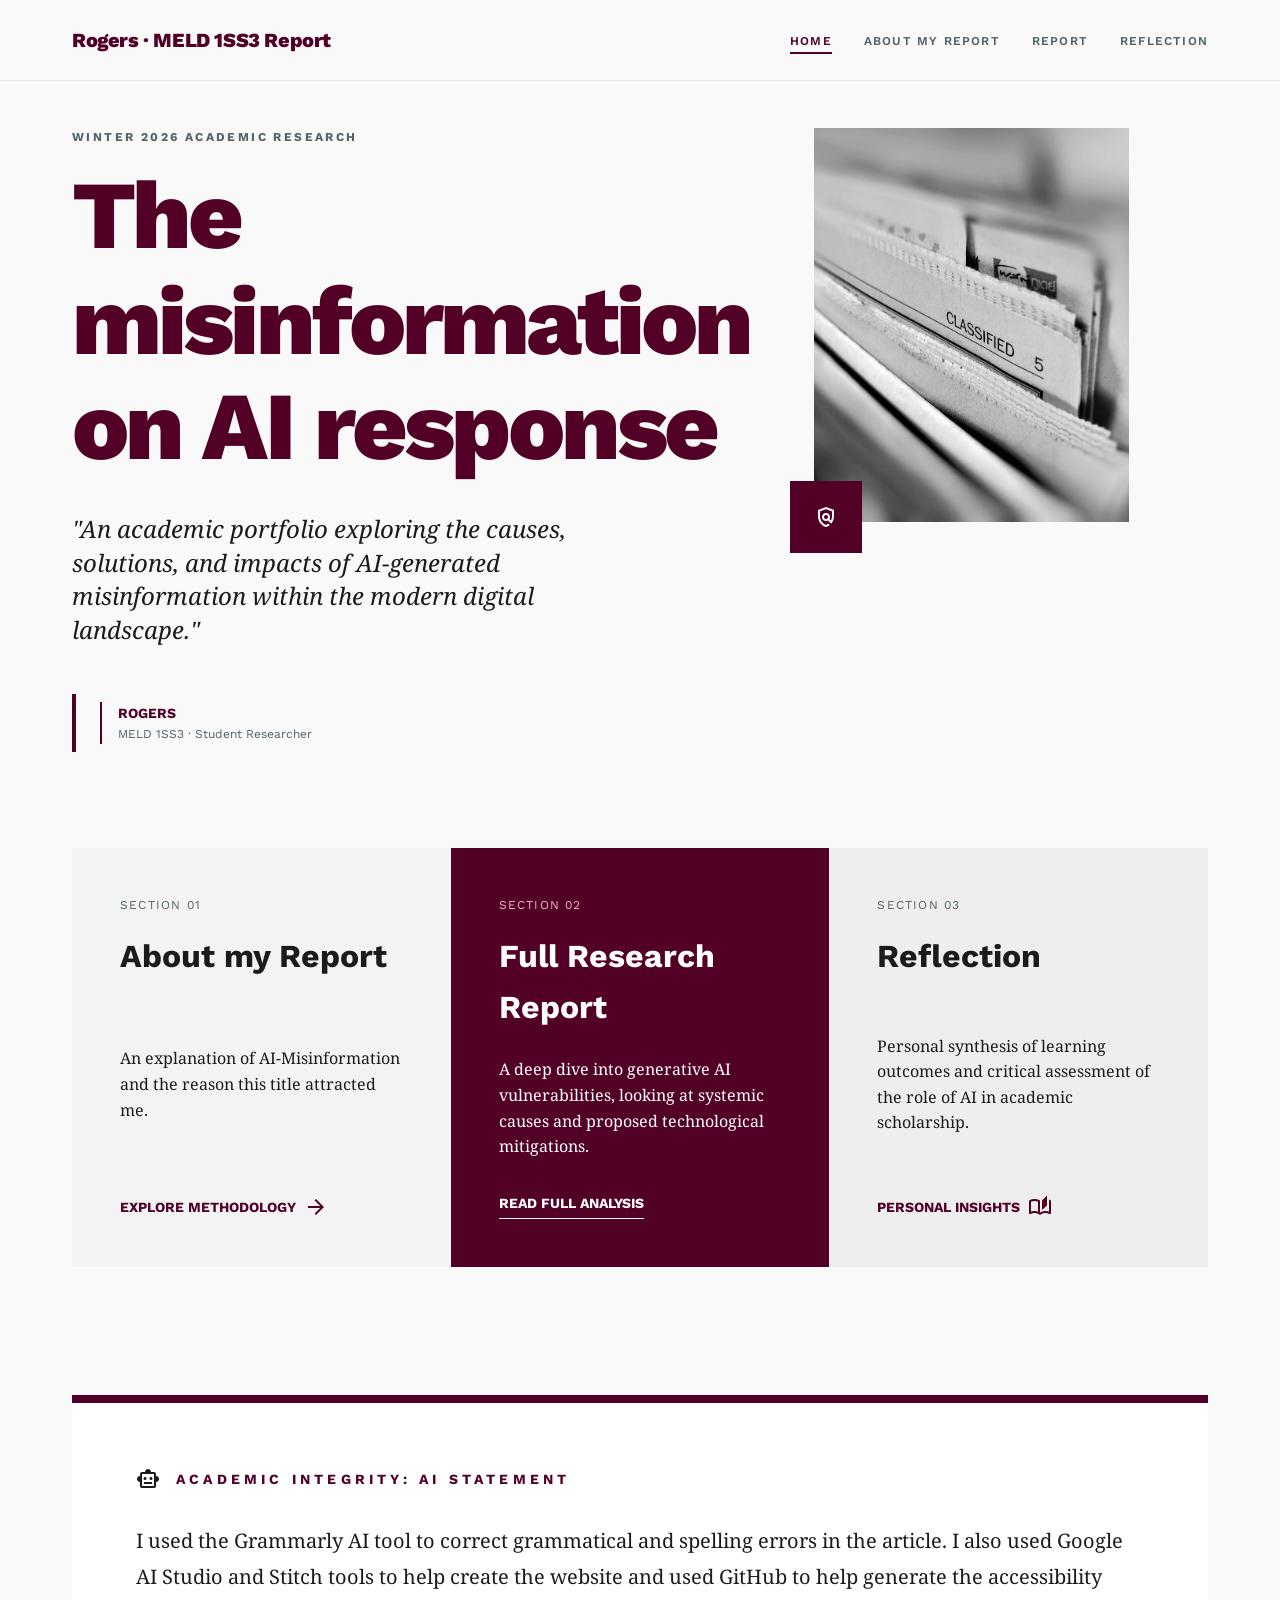
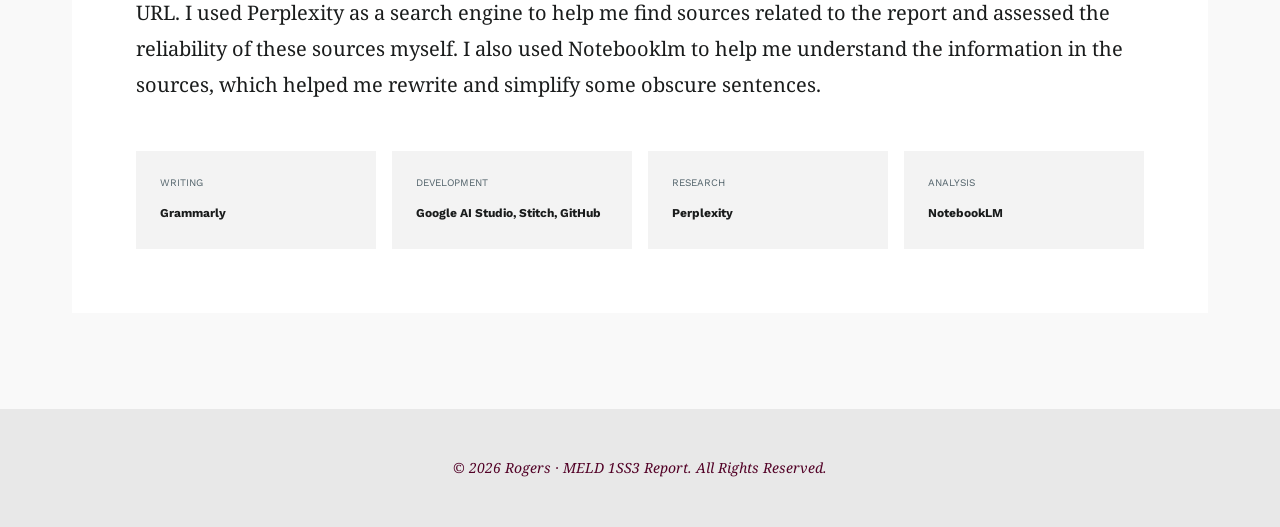
<file: index.html>
<!DOCTYPE html>
<html lang="en">
<head>
    <meta charset="UTF-8">
    <meta name="viewport" content="width=device-width, initial-scale=1.0">
    <title>Home | Rogers · MELD 1SS3 Report</title>
    <!-- Google Fonts -->
    <link href="https://fonts.googleapis.com/css2?family=Work+Sans:wght@400;700;800&family=Noto+Serif:ital,wght@0,400;0,700;1,400&display=swap" rel="stylesheet">
    <!-- Material Symbols for Icons -->
    <link href="https://fonts.googleapis.com/css2?family=Material+Symbols+Outlined:opsz,wght,FILL,GRAD@24,400,0,0" rel="stylesheet">
    <link rel="stylesheet" href="css/styles.css">
</head>
<body>
    <header class="navbar">
        <div class="container nav-container">
            <div class="logo">Rogers · MELD 1SS3 Report</div>
            <nav>
                <ul class="nav-links">
                    <li><a href="index.html" class="active">Home</a></li>
                    <li><a href="about.html">About my Report</a></li>
                    <li><a href="report.html">Report</a></li>
                    <li><a href="reflection.html">Reflection</a></li>
                </ul>
                <button class="menu-toggle" aria-label="Toggle Menu">
                    <span class="material-symbols-outlined">menu</span>
                </button>
            </nav>
        </div>
    </header>

    <main>
        <section class="hero">
            <div class="container hero-container">
                <div class="hero-content">
                    <span class="eyebrow">Winter 2026 Academic Research</span>
                    <h1 class="display-title">The misinformation on AI response</h1>
                    <p class="hero-subtitle">"An academic portfolio exploring the causes, solutions, and impacts of AI-generated misinformation within the modern digital landscape."</p>
                    <div class="author-tag">
                        <div class="author-info">
                            <span class="author-name">ROGERS</span>
                            <span class="author-meta">MELD 1SS3 · Student Researcher</span>
                        </div>
                    </div>
                </div>
                <div class="hero-image">
                    <img src="home_page_pg" alt="AI and network misinformation visualization" referrerPolicy="no-referrer">
                    <div class="hero-badge">
                        <span class="material-symbols-outlined">policy</span>
                    </div>
                </div>
            </div>
        </section>

        <section class="nav-cards container">
            <div class="bento-grid">
                <div class="card card-light">
                    <div class="card-header">
                        <span class="section-num">SECTION 01</span>
                        <h3>About my Report</h3>
                    </div>
                    <p>An explanation of AI-Misinformation and the reason this title attracted me.</p>
                    <a href="about.html" class="card-link">EXPLORE METHODOLOGY <span class="material-symbols-outlined">arrow_forward</span></a>
                </div>
                <div class="card card-dark">
                    <div class="card-header">
                        <span class="section-num">SECTION 02</span>
                        <h3>Full Research Report</h3>
                    </div>
                    <p>A deep dive into generative AI vulnerabilities, looking at systemic causes and proposed technological mitigations.</p>
                    <a href="report.html" class="card-link">READ FULL ANALYSIS</a>
                </div>
                <div class="card card-gray">
                    <div class="card-header">
                        <span class="section-num">SECTION 03</span>
                        <h3>Reflection</h3>
                    </div>
                    <p>Personal synthesis of learning outcomes and critical assessment of the role of AI in academic scholarship.</p>
                    <a href="reflection.html" class="card-link">PERSONAL INSIGHTS <span class="material-symbols-outlined">auto_stories</span></a>
                </div>
            </div>
        </section>

        <section class="ai-statement container">
            <div class="ai-statement-box">
                <div class="ai-header">
                    <span class="material-symbols-outlined">smart_toy</span>
                    <h2>ACADEMIC INTEGRITY: AI STATEMENT</h2>
                </div>
                <p class="ai-main-text">I used the Grammarly AI tool to correct grammatical and spelling errors in the article. I also used Google AI Studio and Stitch tools to help create the website and used GitHub to help generate the accessibility URL. I used Perplexity as a search engine to help me find sources related to the report and assessed the reliability of these sources myself. I also used Notebooklm to help me understand the information in the sources, which helped me rewrite and simplify some obscure sentences.</p>
                <div class="ai-grid">
                    <div class="ai-item">
                        <span class="ai-label">WRITING</span>
                        <span class="ai-value">Grammarly</span>
                    </div>
                    <div class="ai-item">
                        <span class="ai-label">DEVELOPMENT</span>
                        <span class="ai-value">Google AI Studio, Stitch, GitHub</span>
                    </div>
                    <div class="ai-item">
                        <span class="ai-label">RESEARCH</span>
                        <span class="ai-value">Perplexity</span>
                    </div>
                    <div class="ai-item">
                        <span class="ai-label">ANALYSIS</span>
                        <span class="ai-value">NotebookLM</span>
                    </div>
                </div>
            </div>
        </section>
    </main>

    <footer class="footer">
        <div class="container">
            <p>&copy; 2026 Rogers · MELD 1SS3 Report. All Rights Reserved.</p>
        </div>
    </footer>

    <script src="js/main.js"></script>
</body>
</html>
</file>
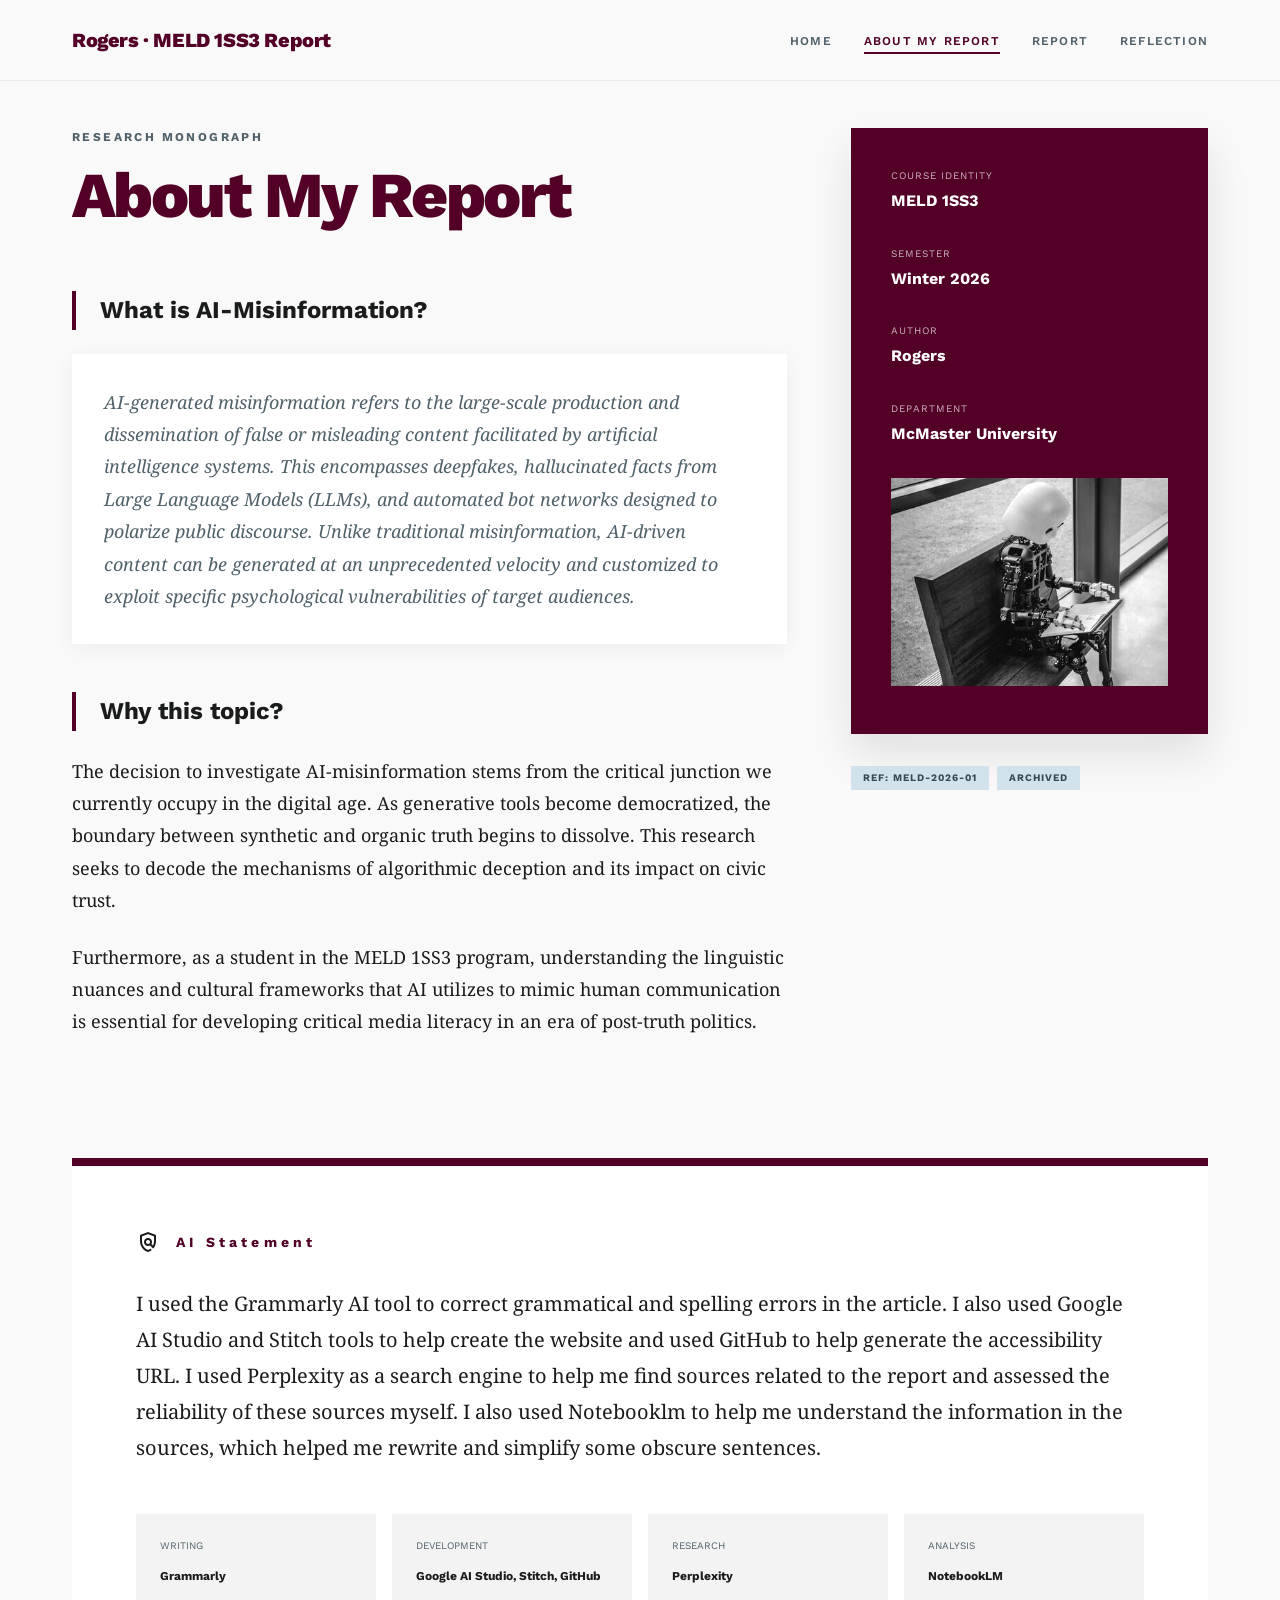
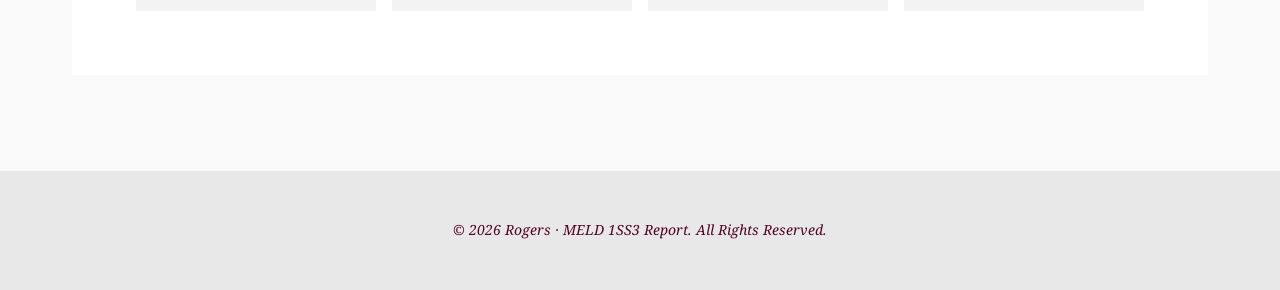
<file: about.html>
<!DOCTYPE html>
<html lang="en">
<head>
    <meta charset="UTF-8">
    <meta name="viewport" content="width=device-width, initial-scale=1.0">
    <title>About My Report | Rogers · MELD 1SS3 Report</title>
    <link href="https://fonts.googleapis.com/css2?family=Work+Sans:wght@400;700;800&family=Noto+Serif:ital,wght@0,400;0,700;1,400&display=swap" rel="stylesheet">
    <link href="https://fonts.googleapis.com/css2?family=Material+Symbols+Outlined:opsz,wght,FILL,GRAD@24,400,0,0" rel="stylesheet">
    <link rel="stylesheet" href="css/styles.css">
</head>
<body>
    <header class="navbar">
        <div class="container nav-container">
            <div class="logo">Rogers · MELD 1SS3 Report</div>
            <nav>
                <ul class="nav-links">
                    <li><a href="index.html">Home</a></li>
                    <li><a href="about.html" class="active">About my Report</a></li>
                    <li><a href="report.html">Report</a></li>
                    <li><a href="reflection.html">Reflection</a></li>
                </ul>
                <button class="menu-toggle" aria-label="Toggle Menu">
                    <span class="material-symbols-outlined">menu</span>
                </button>
            </nav>
        </div>
    </header>

    <main class="page-content">
        <div class="container split-layout">
            <div class="main-column">
                <header class="page-header">
                    <span class="eyebrow">Research Monograph</span>
                    <h1 class="page-title">About My Report</h1>
                </header>

                <article class="prose">
                    <section>
                        <h2 class="section-heading">What is AI-Misinformation?</h2>
                        <div class="quote-box">
                            <p>AI-generated misinformation refers to the large-scale production and dissemination of false or misleading content facilitated by artificial intelligence systems. This encompasses deepfakes, hallucinated facts from Large Language Models (LLMs), and automated bot networks designed to polarize public discourse. Unlike traditional misinformation, AI-driven content can be generated at an unprecedented velocity and customized to exploit specific psychological vulnerabilities of target audiences.</p>
                        </div>
                    </section>

                    <section>
                        <h2 class="section-heading">Why this topic?</h2>
                        <p>The decision to investigate AI-misinformation stems from the critical junction we currently occupy in the digital age. As generative tools become democratized, the boundary between synthetic and organic truth begins to dissolve. This research seeks to decode the mechanisms of algorithmic deception and its impact on civic trust.</p>
                        <p>Furthermore, as a student in the MELD 1SS3 program, understanding the linguistic nuances and cultural frameworks that AI utilizes to mimic human communication is essential for developing critical media literacy in an era of post-truth politics.</p>
                    </section>

                </article>
            </div>

            <aside class="sidebar">
                <div class="sticky-sidebar">
                    <div class="sidebar-card">
                        <div class="sidebar-item">
                            <span class="label">Course Identity</span>
                            <span class="value">MELD 1SS3</span>
                        </div>
                        <div class="sidebar-item">
                            <span class="label">Semester</span>
                            <span class="value">Winter 2026</span>
                        </div>
                        <div class="sidebar-item">
                            <span class="label">Author</span>
                            <span class="value">Rogers</span>
                        </div>
                        <div class="sidebar-item">
                            <span class="label">Department</span>
                            <span class="value">McMaster University</span>
                        </div>
                        <div class="sidebar-image">
                            <img src="about_me_pg" alt="Network and AI security visualization" referrerPolicy="no-referrer">
                        </div>
                    </div>
                    <div class="tag-row">
                        <span class="tag">REF: MELD-2026-01</span>
                        <span class="tag">ARCHIVED</span>
                    </div>
                </div>
            </aside>
        </div>

        <section class="ai-statement container">
            <div class="ai-statement-box">
                <div class="ai-header">
                    <span class="material-symbols-outlined">policy</span>
                    <h2>AI Statement</h2>
                </div>
                <p class="ai-main-text">I used the Grammarly AI tool to correct grammatical and spelling errors in the article. I also used Google AI Studio and Stitch tools to help create the website and used GitHub to help generate the accessibility URL. I used Perplexity as a search engine to help me find sources related to the report and assessed the reliability of these sources myself. I also used Notebooklm to help me understand the information in the sources, which helped me rewrite and simplify some obscure sentences.</p>
                <div class="ai-grid">
                    <div class="ai-item">
                        <span class="ai-label">WRITING</span>
                        <span class="ai-value">Grammarly</span>
                    </div>
                    <div class="ai-item">
                        <span class="ai-label">DEVELOPMENT</span>
                        <span class="ai-value">Google AI Studio, Stitch, GitHub</span>
                    </div>
                    <div class="ai-item">
                        <span class="ai-label">RESEARCH</span>
                        <span class="ai-value">Perplexity</span>
                    </div>
                    <div class="ai-item">
                        <span class="ai-label">ANALYSIS</span>
                        <span class="ai-value">NotebookLM</span>
                    </div>
                </div>
            </div>
        </section>
    </main>

    <footer class="footer">
        <div class="container">
            <p>&copy; 2026 Rogers · MELD 1SS3 Report. All Rights Reserved.</p>
        </div>
    </footer>

    <script src="js/main.js"></script>
</body>
</html>
</file>
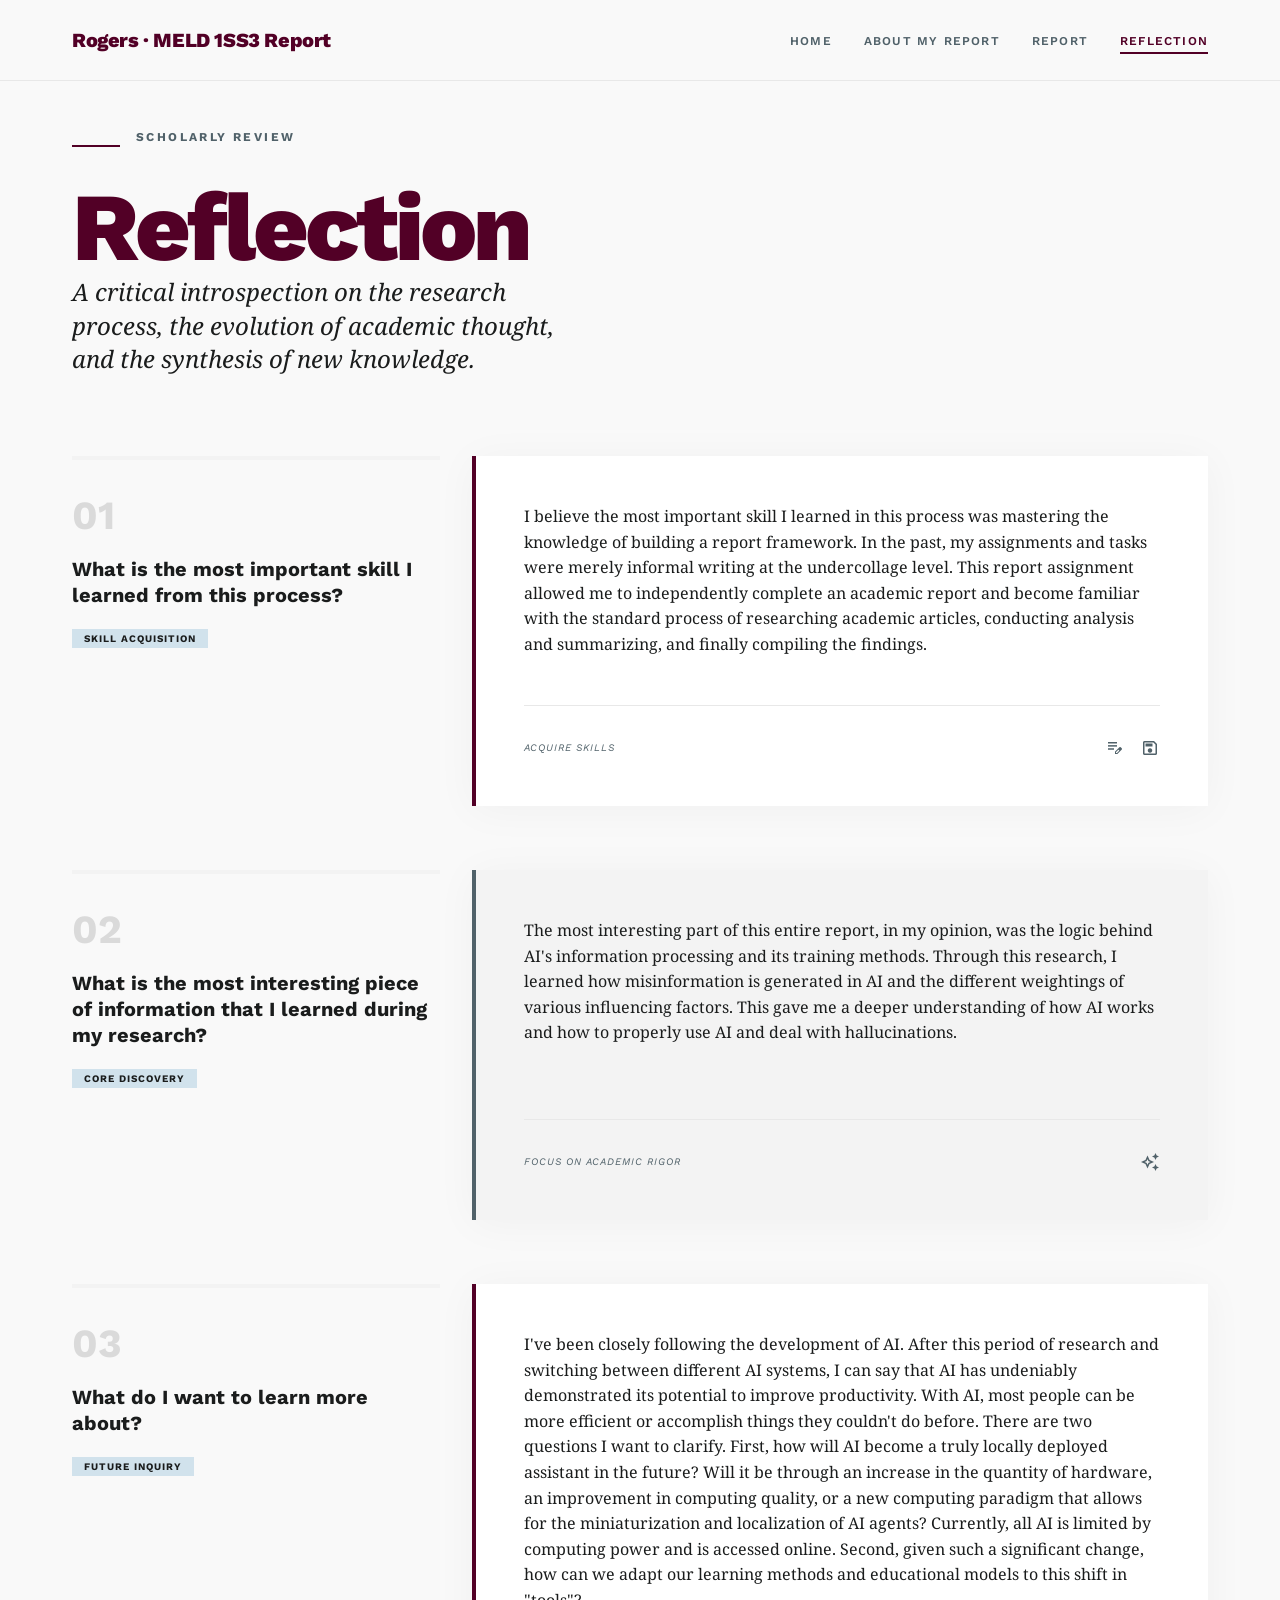
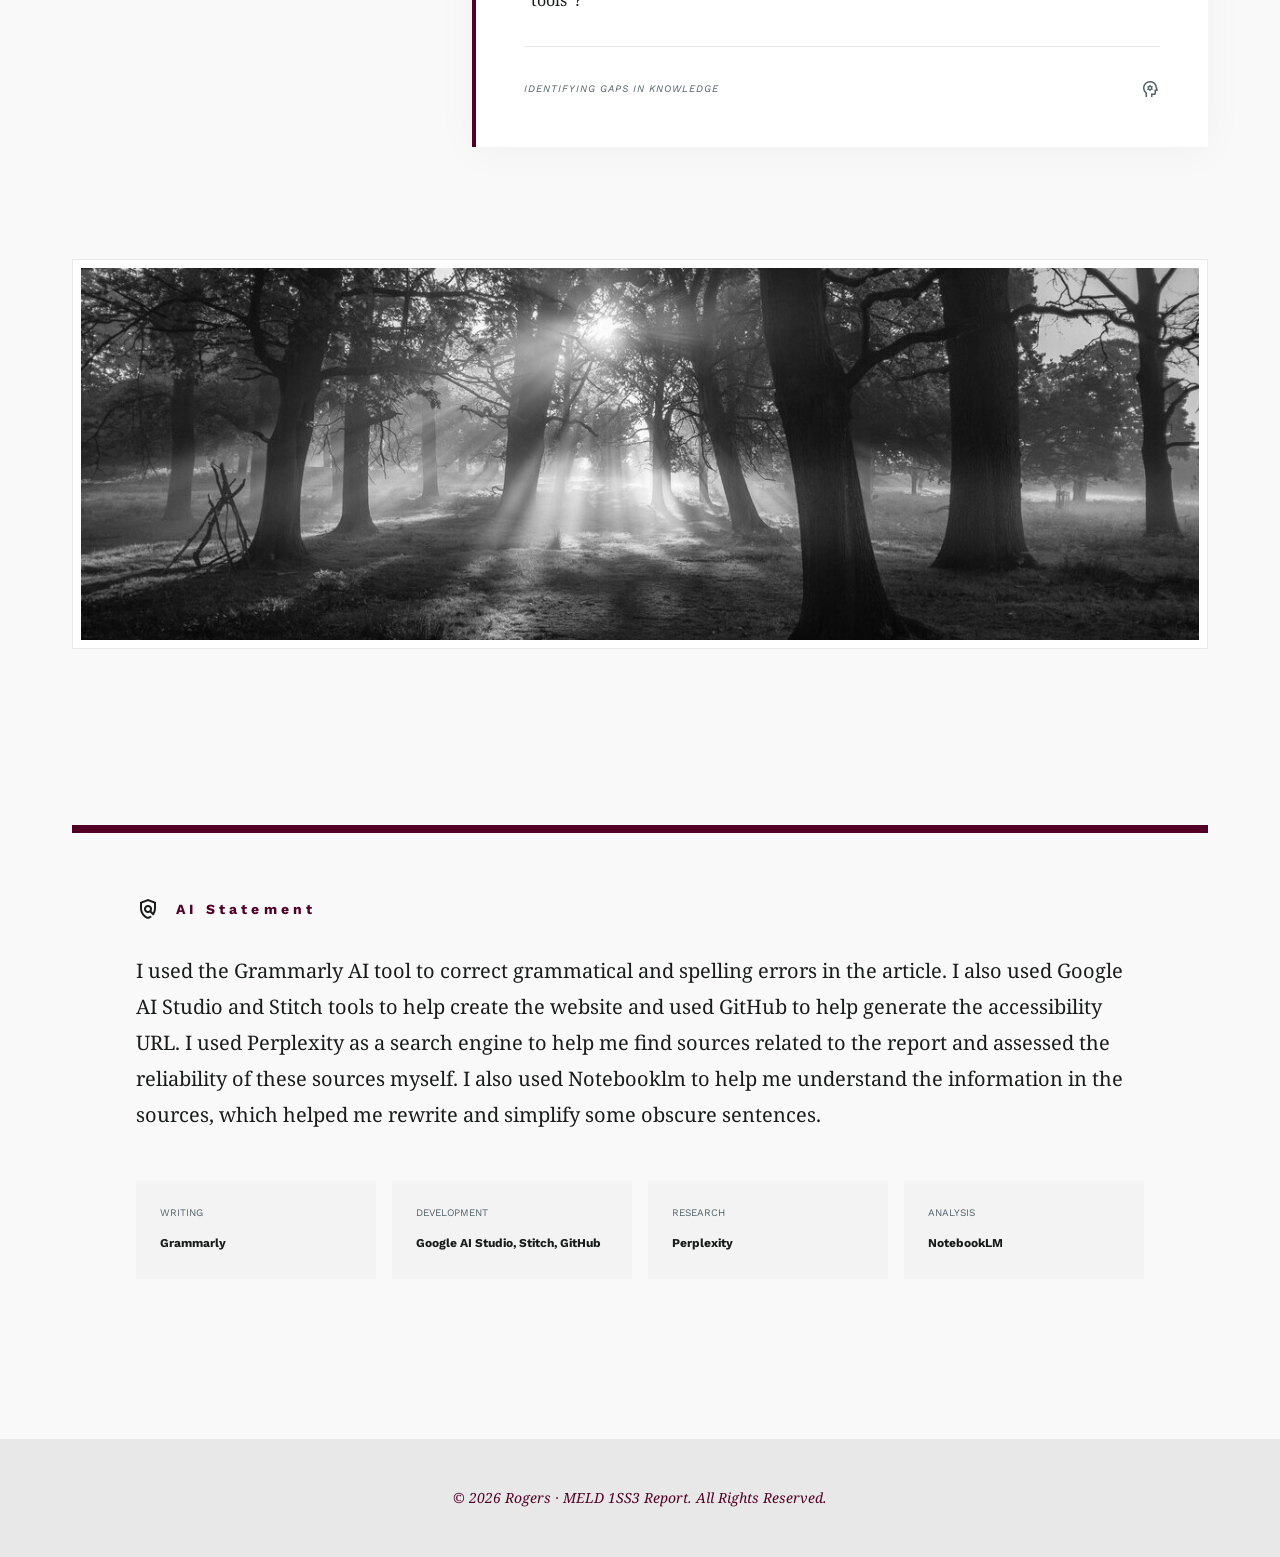
<file: reflection.html>
<!DOCTYPE html>
<html lang="en">
<head>
    <meta charset="UTF-8">
    <meta name="viewport" content="width=device-width, initial-scale=1.0">
    <title>Reflection | Rogers · MELD 1SS3 Report</title>
    <link href="https://fonts.googleapis.com/css2?family=Work+Sans:wght@400;700;800&family=Noto+Serif:ital,wght@0,400;0,700;1,400&display=swap" rel="stylesheet">
    <link href="https://fonts.googleapis.com/css2?family=Material+Symbols+Outlined:opsz,wght,FILL,GRAD@24,400,0,0" rel="stylesheet">
    <link rel="stylesheet" href="css/styles.css">
</head>
<body>
    <header class="navbar">
        <div class="container nav-container">
            <div class="logo">Rogers · MELD 1SS3 Report</div>
            <nav>
                <ul class="nav-links">
                    <li><a href="index.html">Home</a></li>
                    <li><a href="about.html">About my Report</a></li>
                    <li><a href="report.html">Report</a></li>
                    <li><a href="reflection.html" class="active">Reflection</a></li>
                </ul>
                <button class="menu-toggle" aria-label="Toggle Menu">
                    <span class="material-symbols-outlined">menu</span>
                </button>
            </nav>
        </div>
    </header>

    <main class="page-content">
        <section class="hero-simple container">
            <div class="header-accent">
                <div class="line"></div>
                <span class="eyebrow">Scholarly Review</span>
            </div>
            <h1 class="page-title large">Reflection</h1>
            <p class="hero-subtitle italic">A critical introspection on the research process, the evolution of academic thought, and the synthesis of new knowledge.</p>
        </section>

        <section class="reflection-sections container">
            <article class="reflection-item">
                <div class="reflection-meta">
                    <div class="accent-bar"></div>
                    <span class="reflection-num">01</span>
                    <h2>What is the most important skill I learned from this process?</h2>
                    <span class="tag-label">SKILL ACQUISITION</span>
                </div>
                <div class="reflection-content">
                    <div class="text-area-placeholder">
                        <p>I believe the most important skill I learned in this process was mastering the knowledge of building a report framework. In the past, my assignments and tasks were merely informal writing at the undercollage level. This report assignment allowed me to independently complete an academic report and become familiar with the standard process of researching academic articles, conducting analysis and summarizing, and finally compiling the findings.</p>
                        <div class="text-area-footer">
                            <span class="footer-note">ACQUIRE SKILLS</span>
                            <div class="footer-icons">
                                <span class="material-symbols-outlined">edit_note</span>
                                <span class="material-symbols-outlined">save</span>
                            </div>
                        </div>
                    </div>
                </div>
            </article>

            <article class="reflection-item">
                <div class="reflection-meta">
                    <div class="accent-bar"></div>
                    <span class="reflection-num">02</span>
                    <h2>What is the most interesting piece of information that I learned during my research?</h2>
                    <span class="tag-label">CORE DISCOVERY</span>
                </div>
                <div class="reflection-content">
                    <div class="text-area-placeholder bg-alt">
                        <p>The most interesting part of this entire report, in my opinion, was the logic behind AI's information processing and its training methods. Through this research, I learned how misinformation is generated in AI and the different weightings of various influencing factors. This gave me a deeper understanding of how AI works and how to properly use AI and deal with hallucinations.</p>
                        <div class="text-area-footer">
                            <span class="footer-note">FOCUS ON ACADEMIC RIGOR</span>
                            <div class="footer-icons">
                                <span class="material-symbols-outlined">auto_awesome</span>
                            </div>
                        </div>
                    </div>
                </div>
            </article>

            <article class="reflection-item">
                <div class="reflection-meta">
                    <div class="accent-bar"></div>
                    <span class="reflection-num">03</span>
                    <h2>What do I want to learn more about?</h2>
                    <span class="tag-label">FUTURE INQUIRY</span>
                </div>
                <div class="reflection-content">
                    <div class="text-area-placeholder">
                        <p>I've been closely following the development of AI. After this period of research and switching between different AI systems, I can say that AI has undeniably demonstrated its potential to improve productivity. With AI, most people can be more efficient or accomplish things they couldn't do before. There are two questions I want to clarify. First, how will AI become a truly locally deployed assistant in the future? Will it be through an increase in the quantity of hardware, an improvement in computing quality, or a new computing paradigm that allows for the miniaturization and localization of AI agents? Currently, all AI is limited by computing power and is accessed online. Second, given such a significant change, how can we adapt our learning methods and educational models to this shift in "tools"?</p>
                        <div class="text-area-footer">
                            <span class="footer-note">IDENTIFYING GAPS IN KNOWLEDGE</span>
                            <div class="footer-icons">
                                <span class="material-symbols-outlined">psychology</span>
                            </div>
                        </div>
                    </div>
                </div>
            </article>

            <div class="reflection-image-container">
                <img src="reflection_pg" alt="Critical thinking in the age of AI and networks" referrerPolicy="no-referrer">
            </div>
        </section>

        <section class="ai-statement container">
            <div class="ai-statement-box ai-statement-gray">
                <div class="ai-header">
                    <span class="material-symbols-outlined">policy</span>
                    <h2>AI Statement</h2>
                </div>
                <p class="ai-main-text">I used the Grammarly AI tool to correct grammatical and spelling errors in the article. I also used Google AI Studio and Stitch tools to help create the website and used GitHub to help generate the accessibility URL. I used Perplexity as a search engine to help me find sources related to the report and assessed the reliability of these sources myself. I also used Notebooklm to help me understand the information in the sources, which helped me rewrite and simplify some obscure sentences.</p>
                <div class="ai-grid">
                    <div class="ai-item">
                        <span class="ai-label">WRITING</span>
                        <span class="ai-value">Grammarly</span>
                    </div>
                    <div class="ai-item">
                        <span class="ai-label">DEVELOPMENT</span>
                        <span class="ai-value">Google AI Studio, Stitch, GitHub</span>
                    </div>
                    <div class="ai-item">
                        <span class="ai-label">RESEARCH</span>
                        <span class="ai-value">Perplexity</span>
                    </div>
                    <div class="ai-item">
                        <span class="ai-label">ANALYSIS</span>
                        <span class="ai-value">NotebookLM</span>
                    </div>
                </div>
            </div>
        </section>
    </main>

    <footer class="footer">
        <div class="container">
            <p>&copy; 2026 Rogers · MELD 1SS3 Report. All Rights Reserved.</p>
        </div>
    </footer>

    <script src="js/main.js"></script>
</body>
</html>
</file>
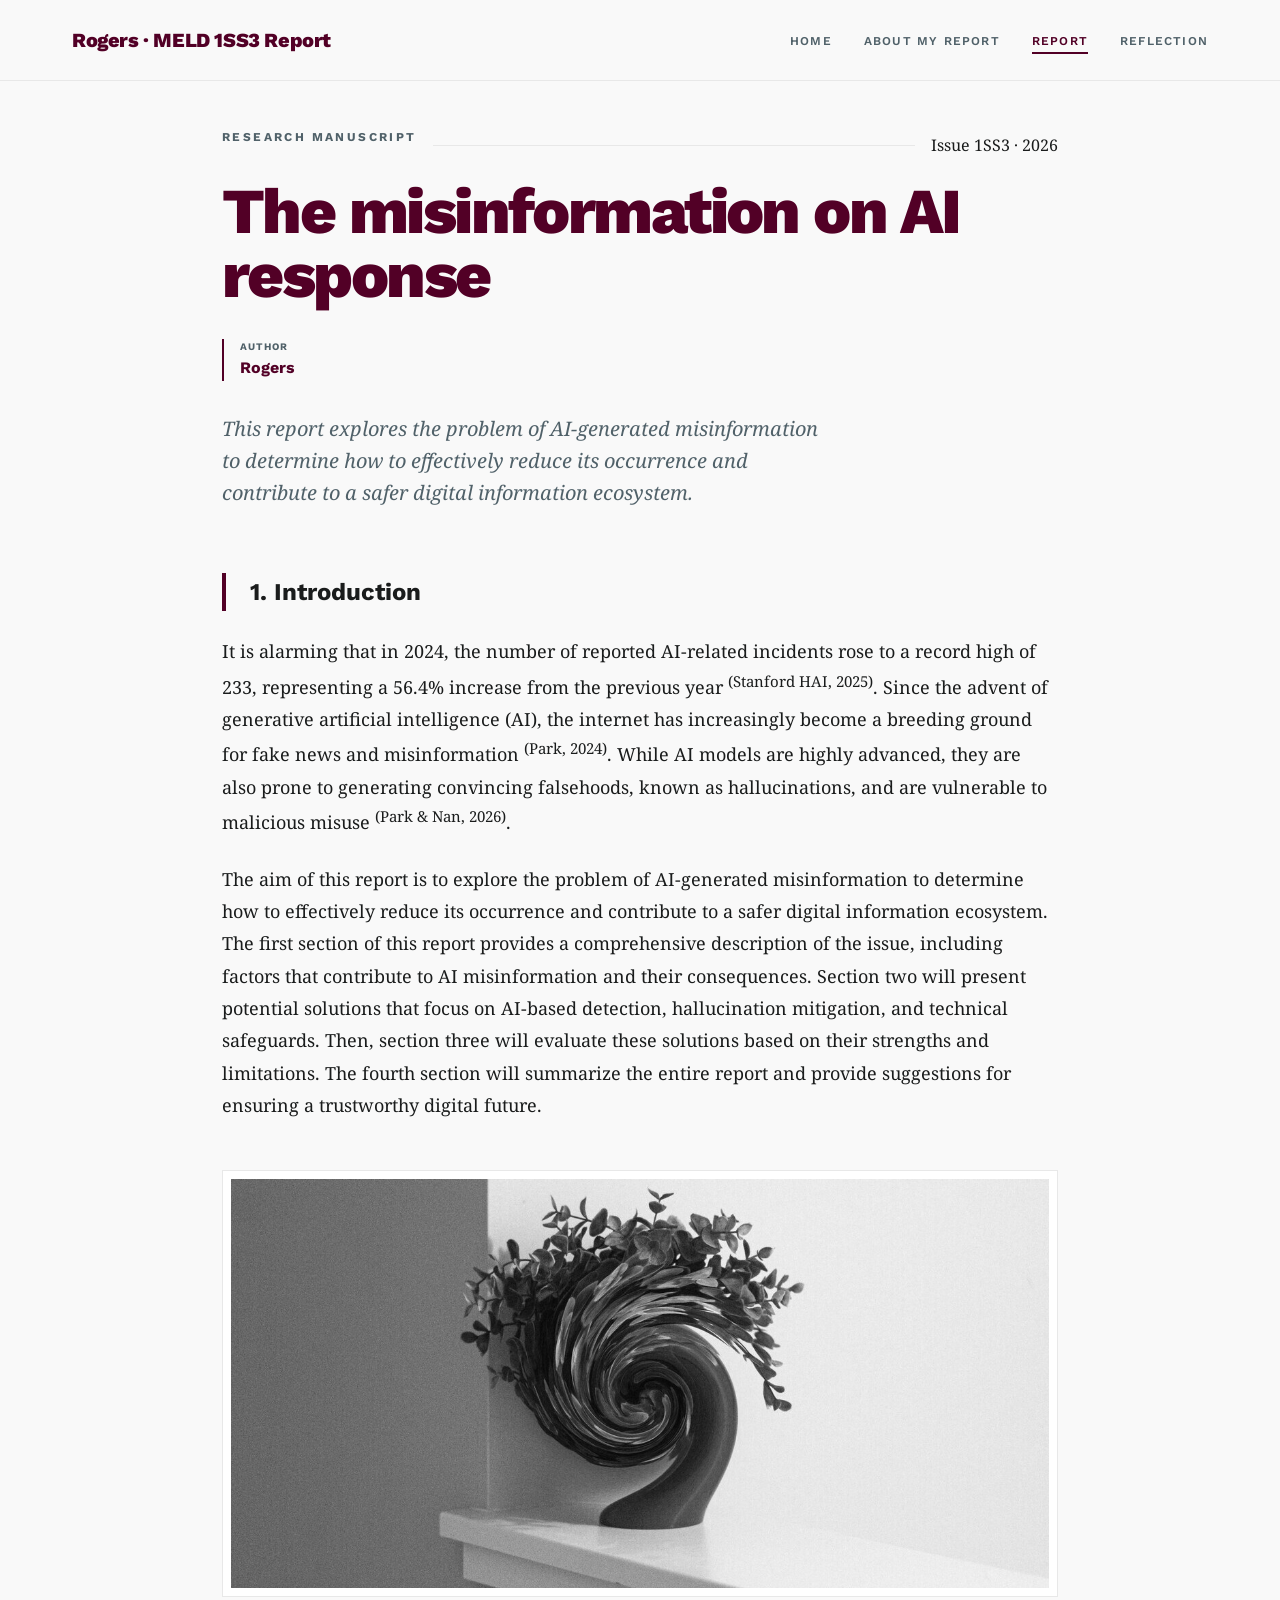
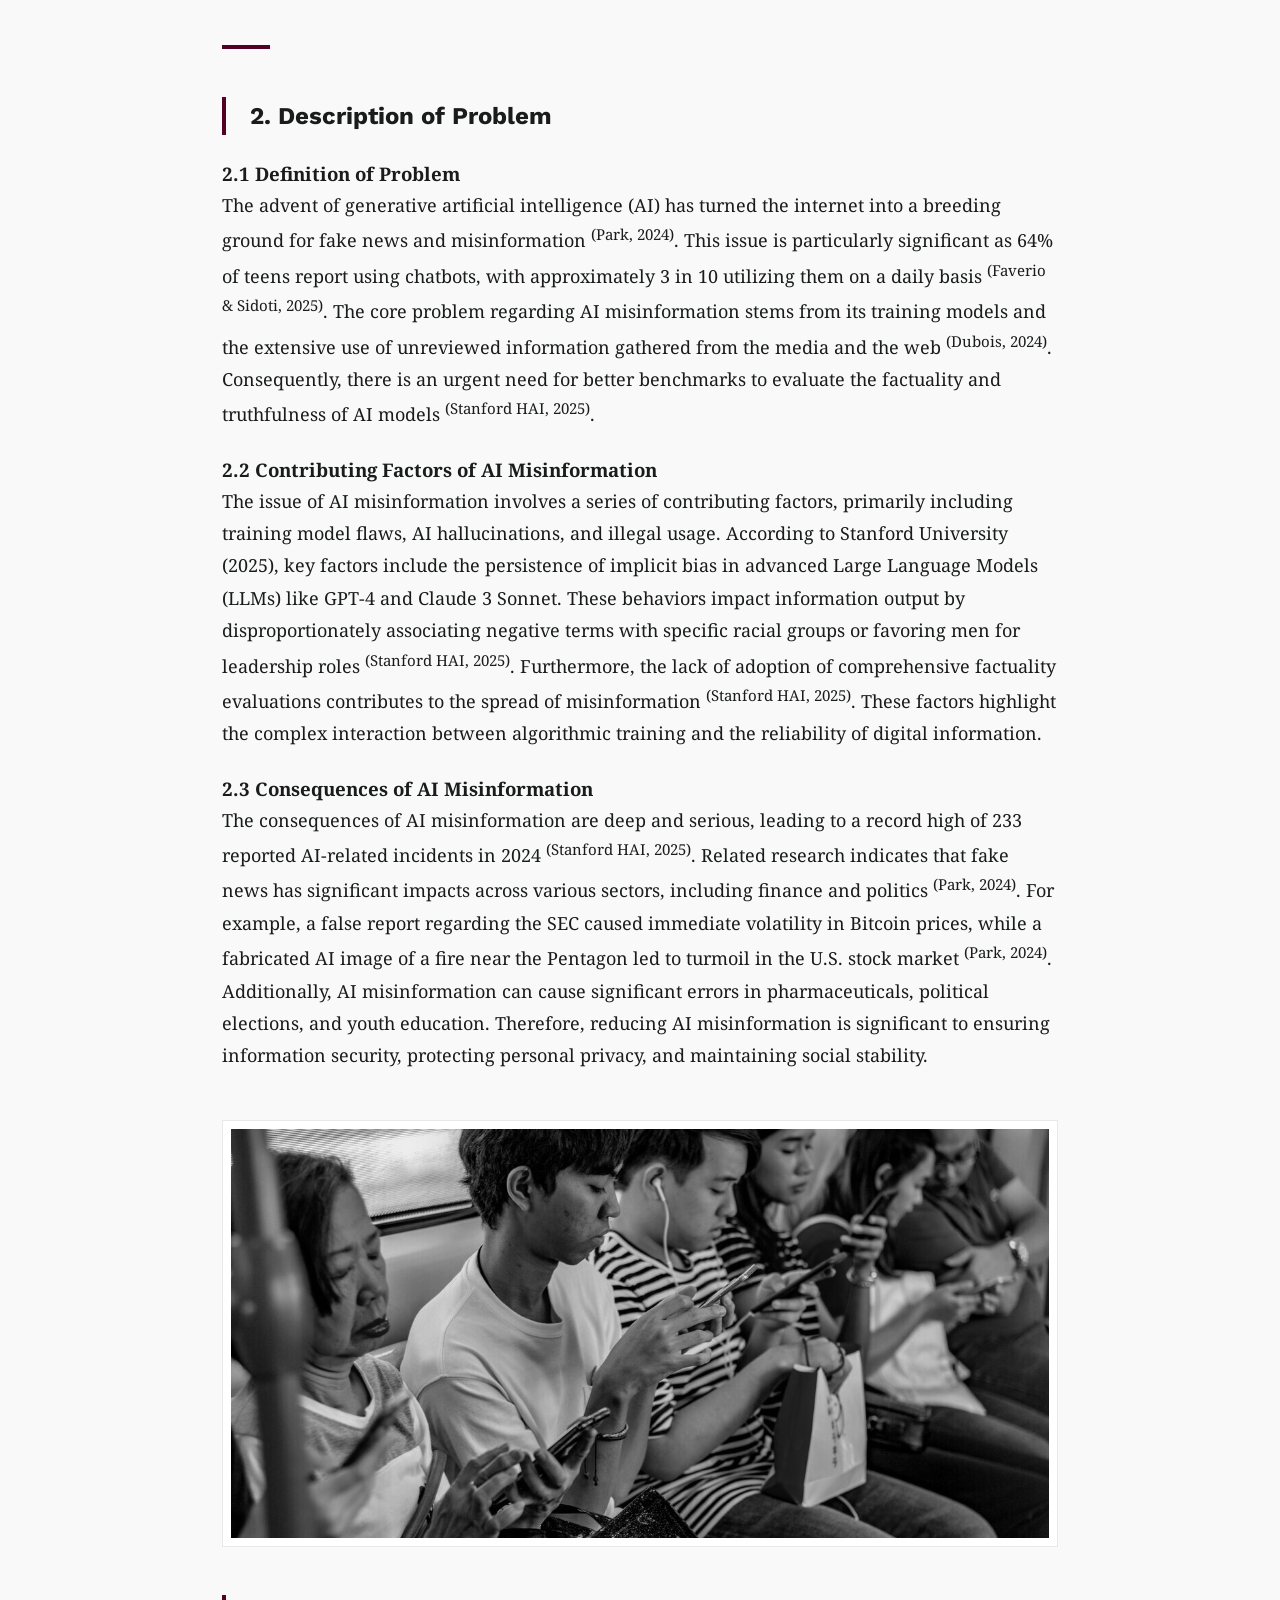
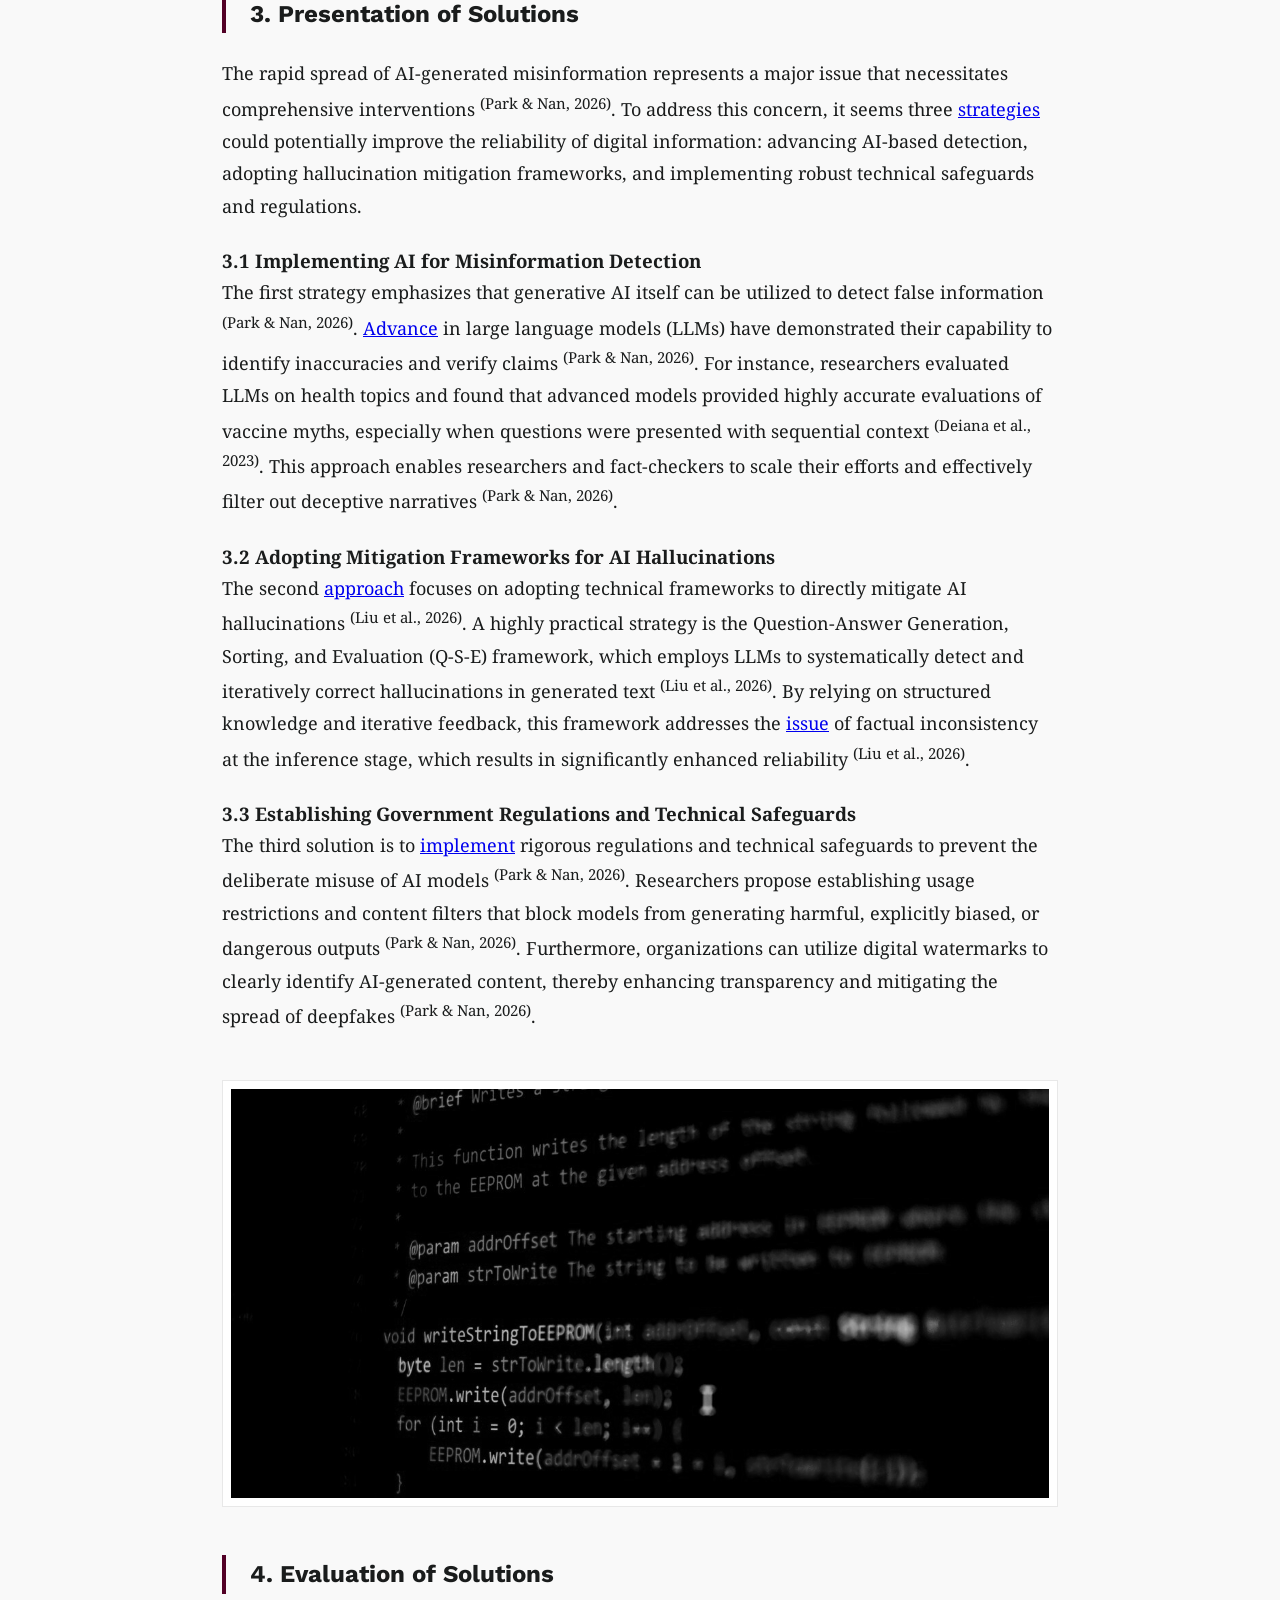
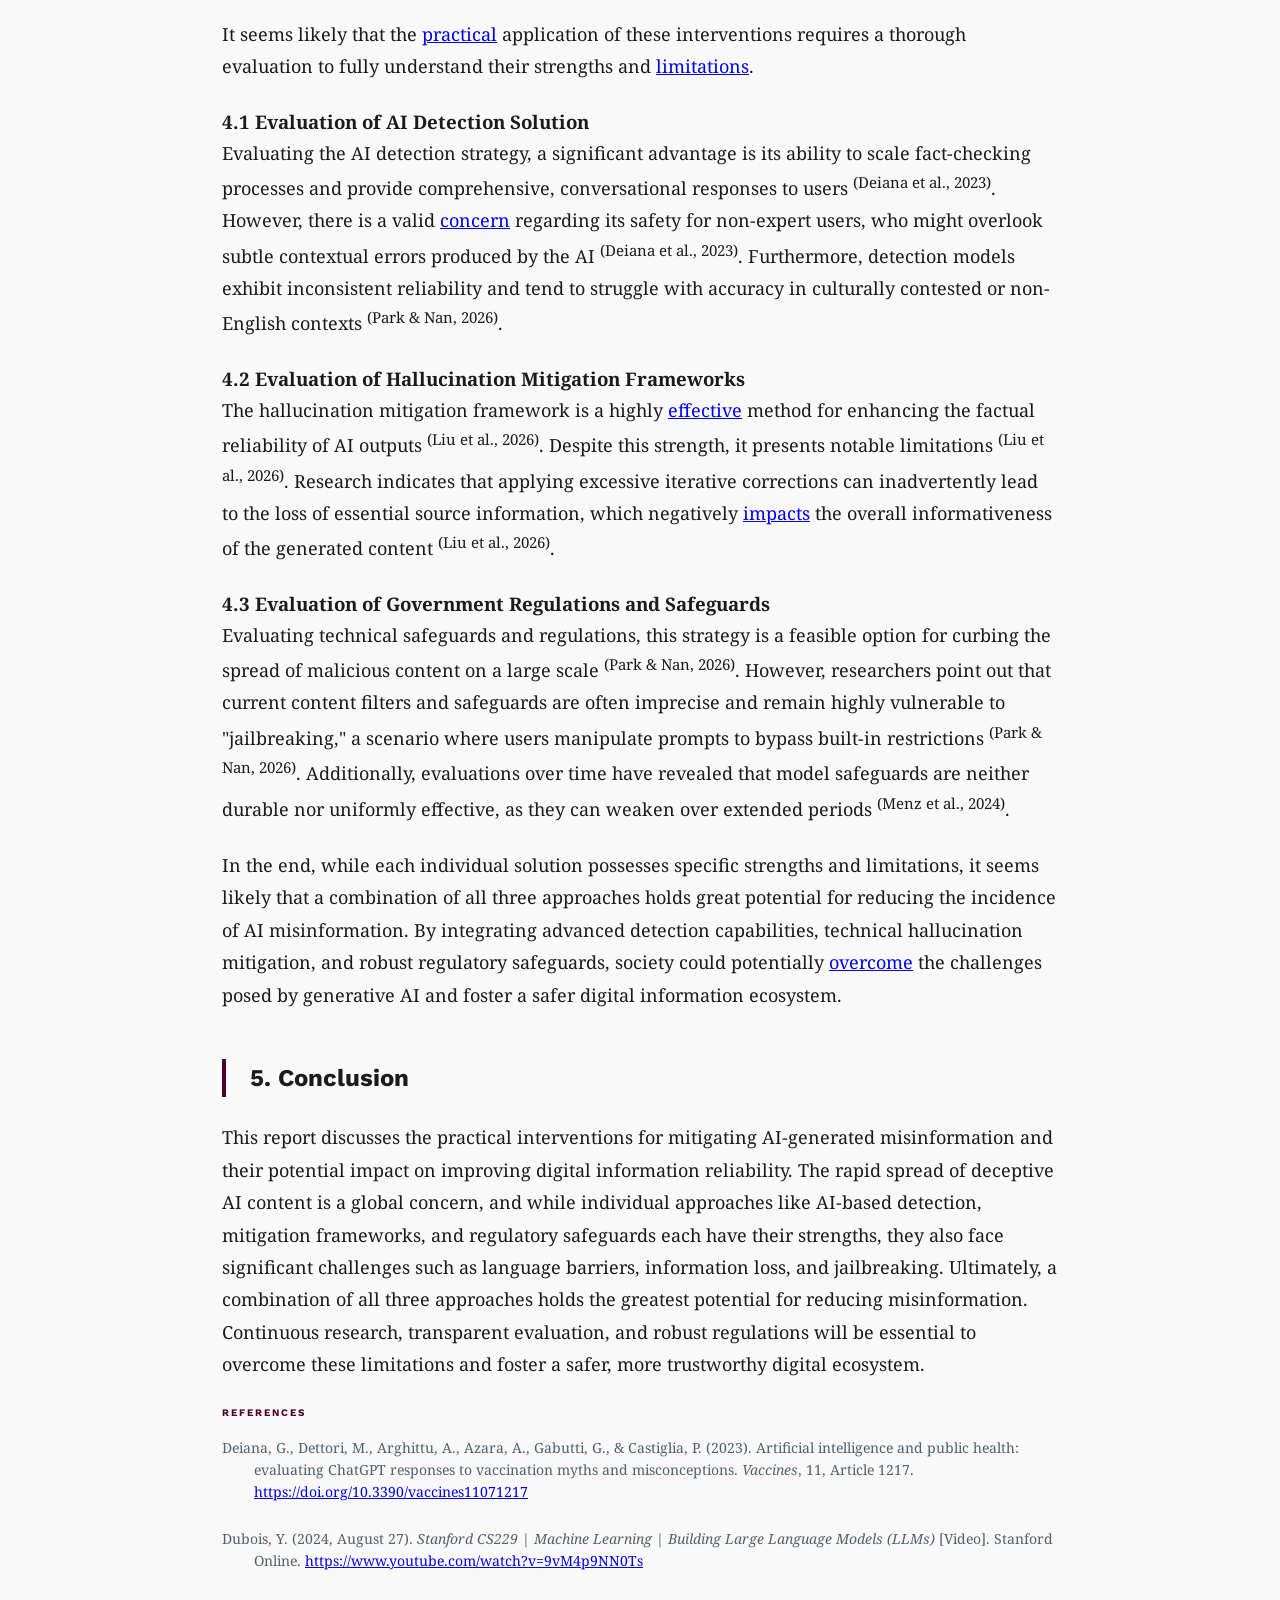
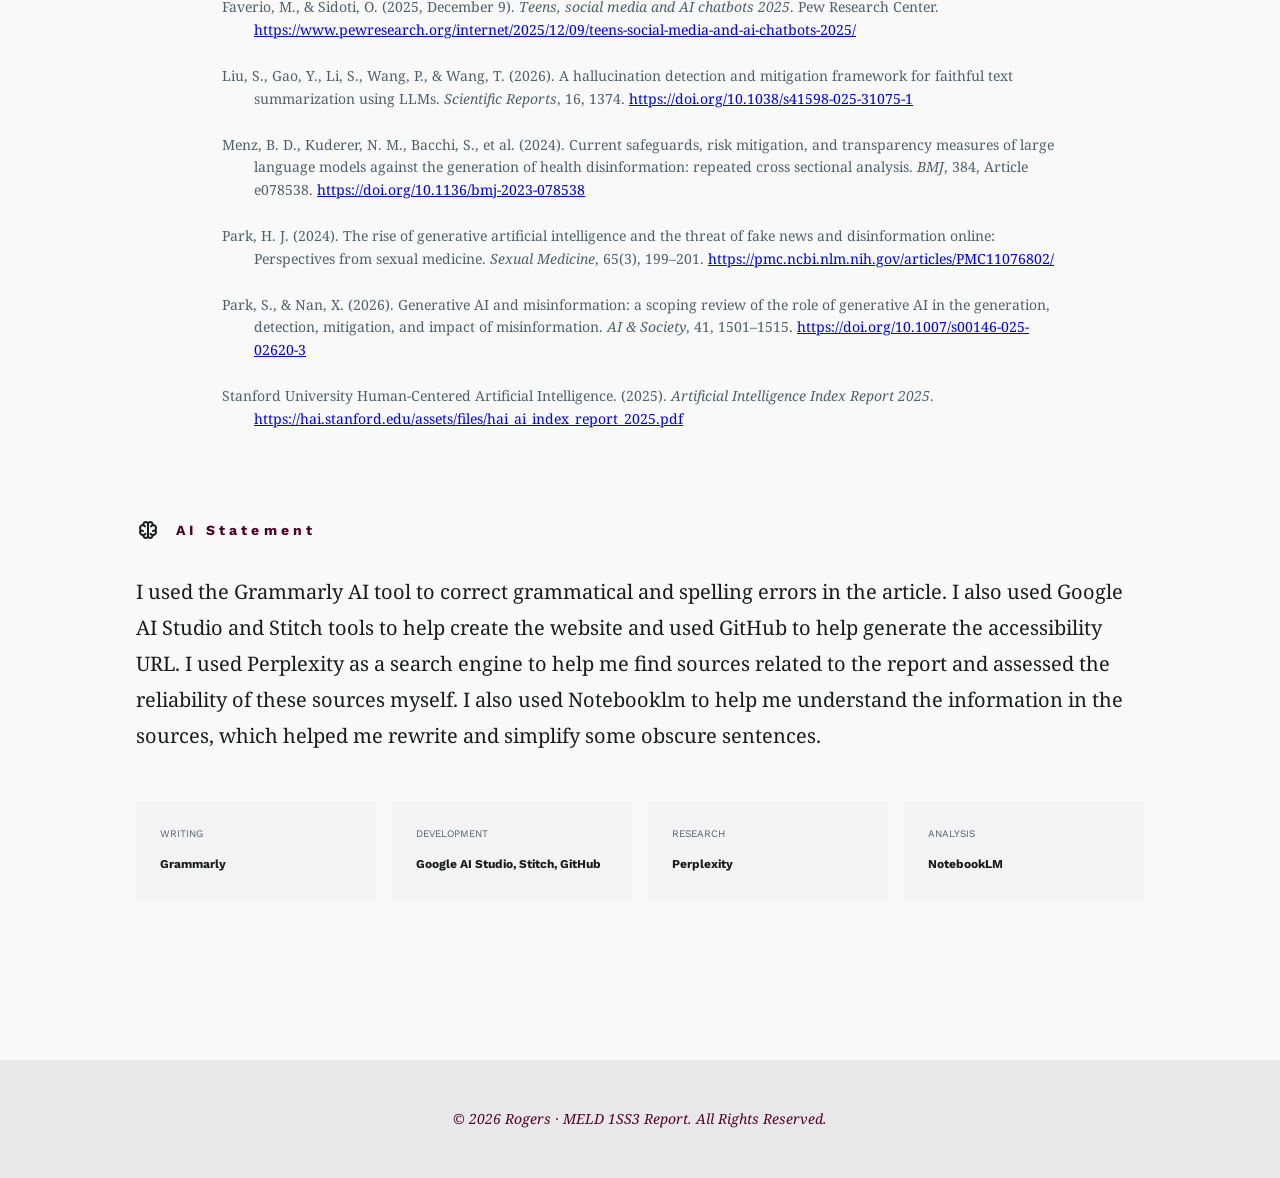
<file: report.html>
<!DOCTYPE html>
<html lang="en">
<head>
    <meta charset="UTF-8">
    <meta name="viewport" content="width=device-width, initial-scale=1.0">
    <title>Report | Rogers · MELD 1SS3 Report</title>
    <link href="https://fonts.googleapis.com/css2?family=Work+Sans:wght@400;700;800&family=Noto+Serif:ital,wght@0,400;0,700;1,400&display=swap" rel="stylesheet">
    <link href="https://fonts.googleapis.com/css2?family=Material+Symbols+Outlined:opsz,wght,FILL,GRAD@24,400,0,0" rel="stylesheet">
    <link rel="stylesheet" href="css/styles.css">
</head>
<body>
    <header class="navbar">
        <div class="container nav-container">
            <div class="logo">Rogers · MELD 1SS3 Report</div>
            <nav>
                <ul class="nav-links">
                    <li><a href="index.html">Home</a></li>
                    <li><a href="about.html">About my Report</a></li>
                    <li><a href="report.html" class="active">Report</a></li>
                    <li><a href="reflection.html">Reflection</a></li>
                </ul>
                <button class="menu-toggle" aria-label="Toggle Menu">
                    <span class="material-symbols-outlined">menu</span>
                </button>
            </nav>
        </div>
    </header>

    <main class="page-content">
        <div class="container report-layout">
            <div class="main-column report-body full-width">
                <header class="page-header">
                    <div class="header-top">
                        <span class="eyebrow">Research Manuscript</span>
                        <div class="line"></div>
                        <span class="issue">Issue 1SS3 · 2026</span>
                    </div>
                    <div class="title-with-author">
                        <h1 class="page-title">The misinformation on AI response</h1>
                        <div class="author-info">
                            <span class="author-label">Author</span>
                            <span class="author-name-inline">Rogers</span>
                        </div>
                    </div>
                    <p class="report-intro">This report explores the problem of AI-generated misinformation to determine how to effectively reduce its occurrence and contribute to a safer digital information ecosystem.</p>
                </header>

                <article class="prose">
                    <section id="introduction">
                        <h2 class="section-heading">1. Introduction</h2>
                        <p>It is alarming that in 2024, the number of reported AI-related incidents rose to a record high of 233, representing a 56.4% increase from the previous year <sup class="citation">(Stanford HAI, 2025)</sup>. Since the advent of generative artificial intelligence (AI), the internet has increasingly become a breeding ground for fake news and misinformation <sup class="citation">(Park, 2024)</sup>. While AI models are highly advanced, they are also prone to generating convincing falsehoods, known as hallucinations, and are vulnerable to malicious misuse <sup class="citation">(Park & Nan, 2026)</sup>.</p>
                        <p>The aim of this report is to explore the problem of AI-generated misinformation to determine how to effectively reduce its occurrence and contribute to a safer digital information ecosystem. The first section of this report provides a comprehensive description of the issue, including factors that contribute to AI misinformation and their consequences. Section two will present potential solutions that focus on AI-based detection, hallucination mitigation, and technical safeguards. Then, section three will evaluate these solutions based on their strengths and limitations. The fourth section will summarize the entire report and provide suggestions for ensuring a trustworthy digital future.</p>
                        
                        <div class="report-image-container">
                            <img src="introduction_pg" alt="AI hallucination and network data" referrerPolicy="no-referrer">
                        </div>
                    </section>

                    <section id="problem">
                        <div class="accent-line"></div>
                        <h2 class="section-heading">2. Description of Problem</h2>
                        
                        <h3>2.1 Definition of Problem</h3>
                        <p>The advent of generative artificial intelligence (AI) has turned the internet into a breeding ground for fake news and misinformation <sup class="citation">(Park, 2024)</sup>. This issue is particularly significant as 64% of teens report using chatbots, with approximately 3 in 10 utilizing them on a daily basis <sup class="citation">(Faverio & Sidoti, 2025)</sup>. The core problem regarding AI misinformation stems from its training models and the extensive use of unreviewed information gathered from the media and the web <sup class="citation">(Dubois, 2024)</sup>. Consequently, there is an urgent need for better benchmarks to evaluate the factuality and truthfulness of AI models <sup class="citation">(Stanford HAI, 2025)</sup>.</p>

                        <h3>2.2 Contributing Factors of AI Misinformation</h3>
                        <p>The issue of AI misinformation involves a series of contributing factors, primarily including training model flaws, AI hallucinations, and illegal usage. According to Stanford University (2025), key factors include the persistence of implicit bias in advanced Large Language Models (LLMs) like GPT-4 and Claude 3 Sonnet. These behaviors impact information output by disproportionately associating negative terms with specific racial groups or favoring men for leadership roles <sup class="citation">(Stanford HAI, 2025)</sup>. Furthermore, the lack of adoption of comprehensive factuality evaluations contributes to the spread of misinformation <sup class="citation">(Stanford HAI, 2025)</sup>. These factors highlight the complex interaction between algorithmic training and the reliability of digital information.</p>

                        <h3>2.3 Consequences of AI Misinformation</h3>
                        <p>The consequences of AI misinformation are deep and serious, leading to a record high of 233 reported AI-related incidents in 2024 <sup class="citation">(Stanford HAI, 2025)</sup>. Related research indicates that fake news has significant impacts across various sectors, including finance and politics <sup class="citation">(Park, 2024)</sup>. For example, a false report regarding the SEC caused immediate volatility in Bitcoin prices, while a fabricated AI image of a fire near the Pentagon led to turmoil in the U.S. stock market <sup class="citation">(Park, 2024)</sup>. Additionally, AI misinformation can cause significant errors in pharmaceuticals, political elections, and youth education. Therefore, reducing AI misinformation is significant to ensuring information security, protecting personal privacy, and maintaining social stability.</p>

                        <div class="report-image-container">
                            <img src="problem_pg" alt="Misinformation impact on global networks" referrerPolicy="no-referrer">
                        </div>
                    </section>

                    <section id="solutions">
                        <h2 class="section-heading">3. Presentation of Solutions</h2>
                        <p>The rapid spread of AI-generated misinformation represents a major issue that necessitates comprehensive interventions <sup class="citation">(Park & Nan, 2026)</sup>. To address this concern, it seems three <a href="https://www.oxfordlearnersdictionaries.com/definition/english/strategy?q=strategies#google_vignette" class="blue-link">strategies</a> could potentially improve the reliability of digital information: advancing AI-based detection, adopting hallucination mitigation frameworks, and implementing robust technical safeguards and regulations.</p>

                        <h3>3.1 Implementing AI for Misinformation Detection</h3>
                        <p>The first strategy emphasizes that generative AI itself can be utilized to detect false information <sup class="citation">(Park & Nan, 2026)</sup>. <a href="https://www.oxfordlearnersdictionaries.com/definition/english/advance_1?q=Advances" class="blue-link">Advance</a> in large language models (LLMs) have demonstrated their capability to identify inaccuracies and verify claims <sup class="citation">(Park & Nan, 2026)</sup>. For instance, researchers evaluated LLMs on health topics and found that advanced models provided highly accurate evaluations of vaccine myths, especially when questions were presented with sequential context <sup class="citation">(Deiana et al., 2023)</sup>. This approach enables researchers and fact-checkers to scale their efforts and effectively filter out deceptive narratives <sup class="citation">(Park & Nan, 2026)</sup>.</p>

                        <h3>3.2 Adopting Mitigation Frameworks for AI Hallucinations</h3>
                        <p>The second <a href="https://www.oxfordlearnersdictionaries.com/definition/english/approach_1?q=approach" class="blue-link">approach</a> focuses on adopting technical frameworks to directly mitigate AI hallucinations <sup class="citation">(Liu et al., 2026)</sup>. A highly practical strategy is the Question-Answer Generation, Sorting, and Evaluation (Q-S-E) framework, which employs LLMs to systematically detect and iteratively correct hallucinations in generated text <sup class="citation">(Liu et al., 2026)</sup>. By relying on structured knowledge and iterative feedback, this framework addresses the <a href="https://www.oxfordlearnersdictionaries.com/definition/english/issue_1?q=+issue+" class="blue-link">issue</a> of factual inconsistency at the inference stage, which results in significantly enhanced reliability <sup class="citation">(Liu et al., 2026)</sup>.</p>

                        <h3>3.3 Establishing Government Regulations and Technical Safeguards</h3>
                        <p>The third solution is to <a href="https://www.oxfordlearnersdictionaries.com/definition/english/implement_1?q=implement" class="blue-link">implement</a> rigorous regulations and technical safeguards to prevent the deliberate misuse of AI models <sup class="citation">(Park & Nan, 2026)</sup>. Researchers propose establishing usage restrictions and content filters that block models from generating harmful, explicitly biased, or dangerous outputs <sup class="citation">(Park & Nan, 2026)</sup>. Furthermore, organizations can utilize digital watermarks to clearly identify AI-generated content, thereby enhancing transparency and mitigating the spread of deepfakes <sup class="citation">(Park & Nan, 2026)</sup>.</p>
                        
                        <div class="report-image-container">
                            <img src="solution_pg" alt="Misinformation impact on global networks" referrerPolicy="no-referrer">
                        </div>
                    </section>

                    <section id="evaluation">
                        <h2 class="section-heading">4. Evaluation of Solutions</h2>
                        <p>It seems likely that the <a href="https://www.oxfordlearnersdictionaries.com/definition/english/practical_1?q=practical" class="blue-link">practical</a> application of these interventions requires a thorough evaluation to fully understand their strengths and <a href="https://www.oxfordlearnersdictionaries.com/definition/english/limitation?q=limitations" class="blue-link">limitations</a>.</p>

                        <h3>4.1 Evaluation of AI Detection Solution</h3>
                        <p>Evaluating the AI detection strategy, a significant advantage is its ability to scale fact-checking processes and provide comprehensive, conversational responses to users <sup class="citation">(Deiana et al., 2023)</sup>. However, there is a valid <a href="https://www.oxfordlearnersdictionaries.com/definition/english/concern_1?q=concern" class="blue-link">concern</a> regarding its safety for non-expert users, who might overlook subtle contextual errors produced by the AI <sup class="citation">(Deiana et al., 2023)</sup>. Furthermore, detection models exhibit inconsistent reliability and tend to struggle with accuracy in culturally contested or non-English contexts <sup class="citation">(Park & Nan, 2026)</sup>.</p>

                        <h3>4.2 Evaluation of Hallucination Mitigation Frameworks</h3>
                        <p>The hallucination mitigation framework is a highly <a href="https://www.oxfordlearnersdictionaries.com/definition/english/effective?q=effective" class="blue-link">effective</a> method for enhancing the factual reliability of AI outputs <sup class="citation">(Liu et al., 2026)</sup>. Despite this strength, it presents notable limitations <sup class="citation">(Liu et al., 2026)</sup>. Research indicates that applying excessive iterative corrections can inadvertently lead to the loss of essential source information, which negatively <a href="https://www.oxfordlearnersdictionaries.com/definition/english/impact_1?q=impacts" class="blue-link">impacts</a> the overall informativeness of the generated content <sup class="citation">(Liu et al., 2026)</sup>.</p>

                        <h3>4.3 Evaluation of Government Regulations and Safeguards</h3>
                        <p>Evaluating technical safeguards and regulations, this strategy is a feasible option for curbing the spread of malicious content on a large scale <sup class="citation">(Park & Nan, 2026)</sup>. However, researchers point out that current content filters and safeguards are often imprecise and remain highly vulnerable to "jailbreaking," a scenario where users manipulate prompts to bypass built-in restrictions <sup class="citation">(Park & Nan, 2026)</sup>. Additionally, evaluations over time have revealed that model safeguards are neither durable nor uniformly effective, as they can weaken over extended periods <sup class="citation">(Menz et al., 2024)</sup>.</p>

                        <p>In the end, while each individual solution possesses specific strengths and limitations, it seems likely that a combination of all three approaches holds great potential for reducing the incidence of AI misinformation. By integrating advanced detection capabilities, technical hallucination mitigation, and robust regulatory safeguards, society could potentially <a href="https://www.oxfordlearnersdictionaries.com/definition/english/overcome?q=overcome" class="blue-link">overcome</a> the challenges posed by generative AI and foster a safer digital information ecosystem.</p>
                    </section>

                    <section id="conclusion">
                        <h2 class="section-heading">5. Conclusion</h2>
                        <p>This report discusses the practical interventions for mitigating AI-generated misinformation and their potential impact on improving digital information reliability. The rapid spread of deceptive AI content is a global concern, and while individual approaches like AI-based detection, mitigation frameworks, and regulatory safeguards each have their strengths, they also face significant challenges such as language barriers, information loss, and jailbreaking. Ultimately, a combination of all three approaches holds the greatest potential for reducing misinformation. Continuous research, transparent evaluation, and robust regulations will be essential to overcome these limitations and foster a safer, more trustworthy digital ecosystem.</p>
                    </section>

                    <section id="references">
                        <h2 class="meta-title uppercase tracking-widest">References</h2>
                        <ul class="reference-list">
                            <li>Deiana, G., Dettori, M., Arghittu, A., Azara, A., Gabutti, G., & Castiglia, P. (2023). Artificial intelligence and public health: evaluating ChatGPT responses to vaccination myths and misconceptions. <i>Vaccines</i>, 11, Article 1217. <a href="https://doi.org/10.3390/vaccines11071217">https://doi.org/10.3390/vaccines11071217</a></li>
                            <li>Dubois, Y. (2024, August 27). <i>Stanford CS229 | Machine Learning | Building Large Language Models (LLMs)</i> [Video]. Stanford Online. <a href="https://www.youtube.com/watch?v=9vM4p9NN0Ts">https://www.youtube.com/watch?v=9vM4p9NN0Ts</a></li>
                            <li>Faverio, M., & Sidoti, O. (2025, December 9). <i>Teens, social media and AI chatbots 2025</i>. Pew Research Center. <a href="https://www.pewresearch.org/internet/2025/12/09/teens-social-media-and-ai-chatbots-2025/">https://www.pewresearch.org/internet/2025/12/09/teens-social-media-and-ai-chatbots-2025/</a></li>
                            <li>Liu, S., Gao, Y., Li, S., Wang, P., & Wang, T. (2026). A hallucination detection and mitigation framework for faithful text summarization using LLMs. <i>Scientific Reports</i>, 16, 1374. <a href="https://doi.org/10.1038/s41598-025-31075-1">https://doi.org/10.1038/s41598-025-31075-1</a></li>
                            <li>Menz, B. D., Kuderer, N. M., Bacchi, S., et al. (2024). Current safeguards, risk mitigation, and transparency measures of large language models against the generation of health disinformation: repeated cross sectional analysis. <i>BMJ</i>, 384, Article e078538. <a href="https://doi.org/10.1136/bmj-2023-078538">https://doi.org/10.1136/bmj-2023-078538</a></li>
                            <li>Park, H. J. (2024). The rise of generative artificial intelligence and the threat of fake news and disinformation online: Perspectives from sexual medicine. <i>Sexual Medicine</i>, 65(3), 199–201. <a href="https://pmc.ncbi.nlm.nih.gov/articles/PMC11076802/">https://pmc.ncbi.nlm.nih.gov/articles/PMC11076802/</a></li>
                            <li>Park, S., & Nan, X. (2026). Generative AI and misinformation: a scoping review of the role of generative AI in the generation, detection, mitigation, and impact of misinformation. <i>AI & Society</i>, 41, 1501–1515. <a href="https://doi.org/10.1007/s00146-025-02620-3">https://doi.org/10.1007/s00146-025-02620-3</a></li>
                            <li>Stanford University Human-Centered Artificial Intelligence. (2025). <i>Artificial Intelligence Index Report 2025</i>. <a href="https://hai.stanford.edu/assets/files/hai_ai_index_report_2025.pdf">https://hai.stanford.edu/assets/files/hai_ai_index_report_2025.pdf</a></li>
                        </ul>
                    </section>
                </article>
            </div>
        </div>

        <section class="ai-statement container">
            <div class="ai-statement-box ai-statement-alt">
                <div class="ai-header">
                    <span class="material-symbols-outlined">neurology</span>
                    <h2>AI Statement</h2>
                </div>
                <p class="ai-main-text">I used the Grammarly AI tool to correct grammatical and spelling errors in the article. I also used Google AI Studio and Stitch tools to help create the website and used GitHub to help generate the accessibility URL. I used Perplexity as a search engine to help me find sources related to the report and assessed the reliability of these sources myself. I also used Notebooklm to help me understand the information in the sources, which helped me rewrite and simplify some obscure sentences.</p>
                <div class="ai-grid">
                    <div class="ai-item">
                        <span class="ai-label">WRITING</span>
                        <span class="ai-value">Grammarly</span>
                    </div>
                    <div class="ai-item">
                        <span class="ai-label">DEVELOPMENT</span>
                        <span class="ai-value">Google AI Studio, Stitch, GitHub</span>
                    </div>
                    <div class="ai-item">
                        <span class="ai-label">RESEARCH</span>
                        <span class="ai-value">Perplexity</span>
                    </div>
                    <div class="ai-item">
                        <span class="ai-label">ANALYSIS</span>
                        <span class="ai-value">NotebookLM</span>
                    </div>
                </div>
            </div>
        </section>
    </main>

    <footer class="footer">
        <div class="container">
            <p>&copy; 2026 Rogers · MELD 1SS3 Report. All Rights Reserved.</p>
        </div>
    </footer>

    <script src="js/main.js"></script>
</body>
</html>
</file>
<file: css/styles.css>
/* 
   MELD 1SS3 Portfolio Styles
   Theme: Academic Editorial
   Colors: McMaster Burgundy (#520026), Off-white (#f9f9f9), Dark Gray (#1a1c1c)
*/

:root {
    --primary: #520026;
    --primary-light: #7a003c;
    --bg: #f9f9f9;
    --text: #1a1c1c;
    --text-muted: #506169;
    --surface: #eeeeee;
    --surface-low: #f3f3f3;
    --white: #ffffff;
    --border: #e8e8e8;
    --font-headline: 'Work Sans', sans-serif;
    --font-body: 'Noto Serif', serif;
}

* {
    margin: 0;
    padding: 0;
    box-sizing: border-box;
}

body {
    background-color: var(--bg);
    color: var(--text);
    font-family: var(--font-body);
    line-height: 1.6;
    overflow-x: hidden;
}

.container {
    max-width: 1200px;
    margin: 0 auto;
    padding: 0 2rem;
}

/* Navbar */
.navbar {
    position: fixed;
    top: 0;
    width: 100%;
    background-color: var(--bg);
    z-index: 1000;
    border-bottom: 1px solid var(--border);
}

.nav-container {
    display: flex;
    justify-content: space-between;
    align-items: center;
    padding: 1.5rem 2rem;
}

.logo {
    font-family: var(--font-headline);
    font-weight: 800;
    font-size: 1.25rem;
    color: var(--primary);
    letter-spacing: -0.02em;
}

.nav-links {
    display: flex;
    list-style: none;
    gap: 2rem;
}

.nav-links a {
    text-decoration: none;
    font-family: var(--font-headline);
    font-size: 0.75rem;
    font-weight: 600;
    text-transform: uppercase;
    color: var(--text-muted);
    letter-spacing: 0.1em;
    transition: color 0.3s ease;
}

.nav-links a:hover, .nav-links a.active {
    color: var(--primary);
}

.nav-links a.active {
    border-bottom: 2px solid var(--primary);
    padding-bottom: 0.25rem;
}

.menu-toggle {
    display: none;
    background: none;
    border: none;
    color: var(--primary);
    cursor: pointer;
}

/* Hero Section */
.hero {
    padding-top: 8rem;
    padding-bottom: 6rem;
}

.hero-container {
    display: grid;
    grid-template-columns: 1.2fr 0.8fr;
    gap: 4rem;
    align-items: start;
}

.eyebrow {
    display: block;
    font-family: var(--font-headline);
    text-transform: uppercase;
    letter-spacing: 0.2em;
    font-size: 0.75rem;
    font-weight: 700;
    color: var(--text-muted);
    margin-bottom: 1rem;
}

.display-title {
    font-family: var(--font-headline);
    font-size: clamp(3rem, 8vw, 6rem);
    font-weight: 800;
    line-height: 1.1;
    color: var(--primary);
    letter-spacing: -0.04em;
    margin-bottom: 2rem;
}

.hero-subtitle {
    font-size: 1.5rem;
    font-style: italic;
    color: var(--text);
    line-height: 1.4;
    margin-bottom: 3rem;
    max-width: 500px;
}

.author-tag {
    border-left: 4px solid var(--primary);
    padding-left: 1.5rem;
    padding-top: 0.5rem;
    padding-bottom: 0.5rem;
}

.author-name {
    display: block;
    font-family: var(--font-headline);
    font-weight: 700;
    font-size: 0.875rem;
    color: var(--primary);
}

.author-meta {
    font-family: var(--font-headline);
    font-size: 0.75rem;
    color: var(--text-muted);
}

.hero-image {
    position: relative;
}

.hero-image img {
    width: 100%;
    aspect-ratio: 4/5;
    object-fit: cover;
    filter: grayscale(100%);
    transition: filter 0.5s ease;
}

.hero-image img:hover {
    filter: grayscale(0%);
}

.hero-badge {
    position: absolute;
    bottom: -1.5rem;
    left: -1.5rem;
    background-color: var(--primary);
    color: var(--white);
    padding: 1.5rem;
    display: flex;
    align-items: center;
    justify-content: center;
}

/* Bento Grid */
.bento-grid {
    display: grid;
    grid-template-columns: repeat(3, 1fr);
    margin-bottom: 8rem;
}

.card {
    padding: 3rem;
    min-height: 400px;
    display: flex;
    flex-direction: column;
    justify-content: space-between;
    transition: background-color 0.3s ease;
}

.card-light { background-color: var(--surface-low); }
.card-dark { background-color: var(--primary); color: var(--white); }
.card-gray { background-color: var(--surface); }

.card-light:hover { background-color: var(--white); }
.card-gray:hover { background-color: #e2e2e2; }

.section-num {
    display: block;
    font-family: var(--font-headline);
    font-size: 0.75rem;
    letter-spacing: 0.1em;
    color: var(--text-muted);
    margin-bottom: 1rem;
}

.card-dark .section-num { color: #ffb1c6; }

.card h3 {
    font-family: var(--font-headline);
    font-size: 2rem;
    font-weight: 700;
    margin-bottom: 1.5rem;
}

.card p {
    font-size: 1rem;
    line-height: 1.6;
    margin-bottom: 2rem;
}

.card-link {
    font-family: var(--font-headline);
    font-size: 0.875rem;
    font-weight: 700;
    text-decoration: none;
    color: var(--primary);
    display: flex;
    align-items: center;
    gap: 0.5rem;
    transition: gap 0.3s ease;
}

.card-dark .card-link {
    color: var(--white);
    border-bottom: 1px solid var(--white);
    width: fit-content;
    padding-bottom: 0.25rem;
}

.card-link:hover {
    gap: 1rem;
}

/* AI Statement */
.ai-statement {
    margin-bottom: 6rem;
}

.ai-statement-box {
    background-color: var(--white);
    padding: 4rem;
    border-top: 8px solid var(--primary);
}

.ai-header {
    display: flex;
    align-items: center;
    gap: 1rem;
    margin-bottom: 2rem;
}

.ai-header h2 {
    font-family: var(--font-headline);
    font-size: 0.875rem;
    letter-spacing: 0.3em;
    font-weight: 700;
    color: var(--primary);
}

.ai-main-text {
    font-size: 1.25rem;
    line-height: 1.8;
    margin-bottom: 3rem;
}

.ai-grid {
    display: grid;
    grid-template-columns: repeat(4, 1fr);
    gap: 1rem;
}

.ai-item {
    background-color: var(--surface-low);
    padding: 1.5rem;
}

.ai-label {
    display: block;
    font-family: var(--font-headline);
    font-size: 0.625rem;
    color: var(--text-muted);
    margin-bottom: 0.5rem;
}

.ai-value {
    font-family: var(--font-headline);
    font-size: 0.75rem;
    font-weight: 700;
}

/* Page Content Layouts */
.page-content {
    padding-top: 8rem;
}

.split-layout {
    display: grid;
    grid-template-columns: 8fr 4fr;
    gap: 4rem;
    margin-bottom: 6rem;
}

.page-header {
    margin-bottom: 4rem;
}

.page-title {
    font-family: var(--font-headline);
    font-size: 4rem;
    font-weight: 800;
    color: var(--primary);
    letter-spacing: -0.04em;
    line-height: 1;
}

.page-title.large {
    font-size: 6rem;
}

.section-heading {
    font-family: var(--font-headline);
    font-size: 1.5rem;
    font-weight: 700;
    border-left: 4px solid var(--primary);
    padding-left: 1.5rem;
    margin-bottom: 1.5rem;
    margin-top: 3rem;
}

.prose p {
    font-size: 1.125rem;
    line-height: 1.8;
    margin-bottom: 1.5rem;
}

.quote-box {
    background-color: var(--white);
    padding: 2rem;
    box-shadow: 0 4px 20px rgba(0,0,0,0.05);
    margin-bottom: 2rem;
}

.quote-box p {
    font-style: italic;
    color: var(--text-muted);
    margin-bottom: 0;
}

.info-grid {
    display: grid;
    grid-template-columns: 1fr 1fr;
    gap: 2rem;
}

.info-card {
    background-color: var(--surface-low);
    padding: 2rem;
    border-top: 4px solid var(--primary-light);
}

.info-card h3 {
    font-family: var(--font-headline);
    font-weight: 700;
    margin-bottom: 0.5rem;
}

.info-card p {
    font-size: 0.875rem;
    margin-bottom: 0;
}

/* Sidebar */
.sidebar-card {
    background-color: var(--primary);
    color: var(--white);
    padding: 2.5rem;
    box-shadow: 0 20px 40px rgba(0,0,0,0.1);
}

.sidebar-item {
    margin-bottom: 2rem;
}

.sidebar-item:last-child { margin-bottom: 0; }

.sidebar-item .label {
    display: block;
    font-family: var(--font-headline);
    font-size: 0.625rem;
    text-transform: uppercase;
    letter-spacing: 0.1em;
    opacity: 0.7;
    margin-bottom: 0.25rem;
}

.sidebar-item .value {
    font-family: var(--font-headline);
    font-size: 1rem;
    font-weight: 700;
}

.sidebar-image {
    margin-top: 2rem;
}

.sidebar-image img {
    width: 100%;
    filter: grayscale(100%) contrast(1.2);
     transition: filter 0.5s ease;
}

.sidebar-image img:hover {
    filter: grayscale(0%) contrast(1);
}

.tag-row {
    margin-top: 2rem;
    display: flex;
    flex-wrap: wrap;
    gap: 0.5rem;
}

.tag {
    background-color: #d1e2ec;
    color: #394951;
    font-family: var(--font-headline);
    font-size: 0.625rem;
    font-weight: 700;
    padding: 0.25rem 0.75rem;
    letter-spacing: 0.1em;
}

/* Report Specific */
.report-layout {
    max-width: 900px;
    margin: 0 auto;
}

.title-with-author {
    display: flex;
    align-items: baseline;
    gap: 2rem;
    flex-wrap: wrap;
    margin-bottom: 1rem;
}

.author-info {
    display: flex;
    flex-direction: column;
    border-left: 2px solid var(--primary);
    padding-left: 1rem;
}

.author-label {
    font-family: var(--font-headline);
    font-size: 0.625rem;
    text-transform: uppercase;
    letter-spacing: 0.1em;
    color: var(--text-muted);
    font-weight: 700;
}

.author-name-inline {
    font-family: var(--font-headline);
    font-weight: 700;
    font-size: 1rem;
    color: var(--primary);
}

.report-image-container,
.reflection-image-container {
    margin: 3rem 0;
    border: 1px solid var(--border);
    padding: 0.5rem;
    background-color: var(--white);
}

.report-image-container img,
.reflection-image-container img {
    width: 100%;
    height: auto;
    display: block;
    filter: grayscale(100%);
    transition: filter 0.5s ease;
}

.report-image-container img:hover,
.reflection-image-container img:hover {
    filter: grayscale(0%);
}

.sidebar-caption {
    font-size: 0.75rem;
    color: var(--text-light);
    margin-top: 0.5rem;
    text-align: center;
    font-family: var(--font-sans);
}

.image-caption {
    font-family: var(--font-headline);
    font-size: 0.75rem;
    color: var(--text-muted);
    margin-top: 0.75rem;
    text-transform: uppercase;
    letter-spacing: 0.1em;
    text-align: center;
}

.header-top {
    display: flex;
    align-items: center;
    gap: 1rem;
    margin-bottom: 1rem;
}

.header-top .line {
    flex-grow: 1;
    height: 1px;
    background-color: var(--border);
}

.report-intro {
    font-size: 1.25rem;
    font-style: italic;
    color: var(--text-muted);
    max-width: 600px;
    margin-top: 2rem;
}

.meta-section {
    margin-bottom: 3rem;
}

.meta-title {
    font-family: var(--font-headline);
    font-size: 0.625rem;
    text-transform: uppercase;
    letter-spacing: 0.2em;
    color: var(--primary);
    font-weight: 700;
    margin-bottom: 1rem;
}

.meta-item {
    margin-bottom: 1rem;
}

.meta-label {
    display: block;
    font-size: 0.68rem;
    text-transform: uppercase;
    color: var(--text-muted);
}

.meta-value {
    font-weight: 700;
    font-size: 0.875rem;
}

.citation-box {
    background-color: #d1e2ec;
    padding: 1rem;
    font-size: 0.75rem;
}

.accent-line {
    width: 3rem;
    height: 4px;
    background-color: var(--primary);
    margin-bottom: 1.5rem;
}

.callout {
    margin: 2.5rem 0;
    padding: 2rem;
    background-color: var(--surface-low);
    border-left: 2px solid var(--primary-light);
    font-size: 1.25rem;
    font-style: italic;
    color: var(--primary);
}

.solution-grid {
    display: grid;
    grid-template-columns: 1fr 1fr;
    gap: 2rem;
    margin: 2rem 0;
}

.solution-item {
    background-color: var(--bg);
    padding: 1.5rem;
    border: 1px solid var(--border);
}

.solution-item h3 {
    font-family: var(--font-headline);
    font-size: 1.25rem;
    font-weight: 700;
    margin-bottom: 0.75rem;
}

.solution-item p {
    font-size: 0.875rem;
    color: var(--text-muted);
}

.table-wrapper {
    overflow-x: auto;
    margin: 2.5rem 0;
}

.data-table {
    width: 100%;
    border-collapse: collapse;
    text-align: left;
}

.data-table th {
    background-color: var(--surface);
    padding: 1rem;
    font-family: var(--font-headline);
    font-size: 0.7rem;
    text-transform: uppercase;
    letter-spacing: 0.1em;
}

.data-table td {
    padding: 1rem;
    border-bottom: 1px solid var(--border);
    font-size: 0.875rem;
}

.data-table .highlight {
    font-weight: 700;
    color: var(--primary);
}

.reference-list {
    list-style: none;
    font-size: 0.875rem;
    color: var(--text-muted);
}

.reference-list li {
    margin-bottom: 1.5rem;
    padding-left: 2rem;
    text-indent: -2rem;
}

/* Reflection Specific */
.hero-simple {
    margin-bottom: 5rem;
}

.header-accent {
    display: flex;
    align-items: center;
    gap: 1rem;
    margin-bottom: 1rem;
}

.header-accent .line {
    width: 3rem;
    height: 2px;
    background-color: var(--primary);
}

.reflection-sections {
    display: flex;
    flex-direction: column;
    gap: 4rem;
    margin-bottom: 8rem;
}

.reflection-item {
    display: grid;
    grid-template-columns: 4fr 8fr;
    gap: 2rem;
}

.reflection-meta {
    position: sticky;
    top: 8rem;
}

.accent-bar {
    width: 100%;
    height: 4px;
    background-color: var(--surface-low);
    margin-bottom: 1.5rem;
}

.reflection-num {
    font-family: var(--font-headline);
    font-size: 2.5rem;
    font-weight: 700;
    color: #dadada;
    display: block;
    margin-bottom: 0.5rem;
}

.reflection-meta h2 {
    font-family: var(--font-headline);
    font-size: 1.25rem;
    font-weight: 700;
    line-height: 1.3;
    margin-bottom: 1rem;
}

.tag-label {
    background-color: #d1e2ec;
    padding: 0.25rem 0.75rem;
    font-family: var(--font-headline);
    font-size: 0.625rem;
    font-weight: 700;
    letter-spacing: 0.1em;
}

.text-area-placeholder {
    background-color: var(--white);
    padding: 3rem;
    min-height: 350px;
    display: flex;
    flex-direction: column;
    justify-content: space-between;
    border-left: 4px solid var(--primary);
    box-shadow: 0 4px 40px rgba(0,0,0,0.04);
}

.text-area-placeholder.bg-alt {
    background-color: var(--surface-low);
    border-left-color: var(--text-muted);
}

.placeholder-text {
    font-size: 1.125rem;
    color: #dadada;
}

.text-area-footer {
    display: flex;
    justify-content: space-between;
    align-items: center;
    margin-top: 2rem;
    padding-top: 2rem;
    border-top: 1px solid var(--border);
}

.footer-note {
    font-family: var(--font-headline);
    font-size: 0.625rem;
    letter-spacing: 0.1em;
    color: var(--text-muted);
    font-style: italic;
}

.footer-icons {
    display: flex;
    gap: 1rem;
    color: var(--text-muted);
}

.footer-icons .material-symbols-outlined {
    font-size: 1.25rem;
}

/* AI Statement Variants */
.ai-statement-alt {
    border-top: none;
    background-color: var(--surface-high);
    position: relative;
    overflow: hidden;
}

.ai-statement-gray {
    background-color: var(--surface-high);
}

.ai-footer {
    display: flex;
    align-items: center;
    gap: 1rem;
    margin-top: 2rem;
}

.ai-footer .line {
    width: 3rem;
    height: 2px;
    background-color: var(--primary);
}

.ai-footer-label {
    font-family: var(--font-headline);
    font-size: 0.75rem;
    font-weight: 700;
    letter-spacing: 0.1em;
    color: var(--primary);
}

/* Footer */
.footer {
    padding: 3rem 0;
    background-color: var(--border);
    text-align: center;
}

.footer p {
    font-size: 0.875rem;
    font-style: italic;
    color: var(--primary);
}

/* Responsive */
@media (max-width: 1024px) {
    .hero-container, .split-layout, .reflection-item {
        grid-template-columns: 1fr;
    }
    
    .sidebar {
        order: -1;
    }
    
    .hidden-mobile {
        display: none;
    }
    
    .reflection-meta {
        position: static;
    }
}

@media (max-width: 768px) {
    .nav-links {
        display: none;
    }
    
    .menu-toggle {
        display: block;
    }
    
    .bento-grid {
        grid-template-columns: 1fr;
    }
    
    .ai-grid {
        grid-template-columns: 1fr 1fr;
    }
    
    .display-title {
        font-size: 3.5rem;
    }
    
    .page-title {
        font-size: 3rem;
    }
    
    .page-title.large {
        font-size: 4rem;
    }
}

@media (max-width: 480px) {
    .ai-grid {
        grid-template-columns: 1fr;
    }
    
    .info-grid, .solution-grid {
        grid-template-columns: 1fr;
    }
}

.blue-link {
    color: #0000ee;
    text-decoration: underline;
}
</file>
